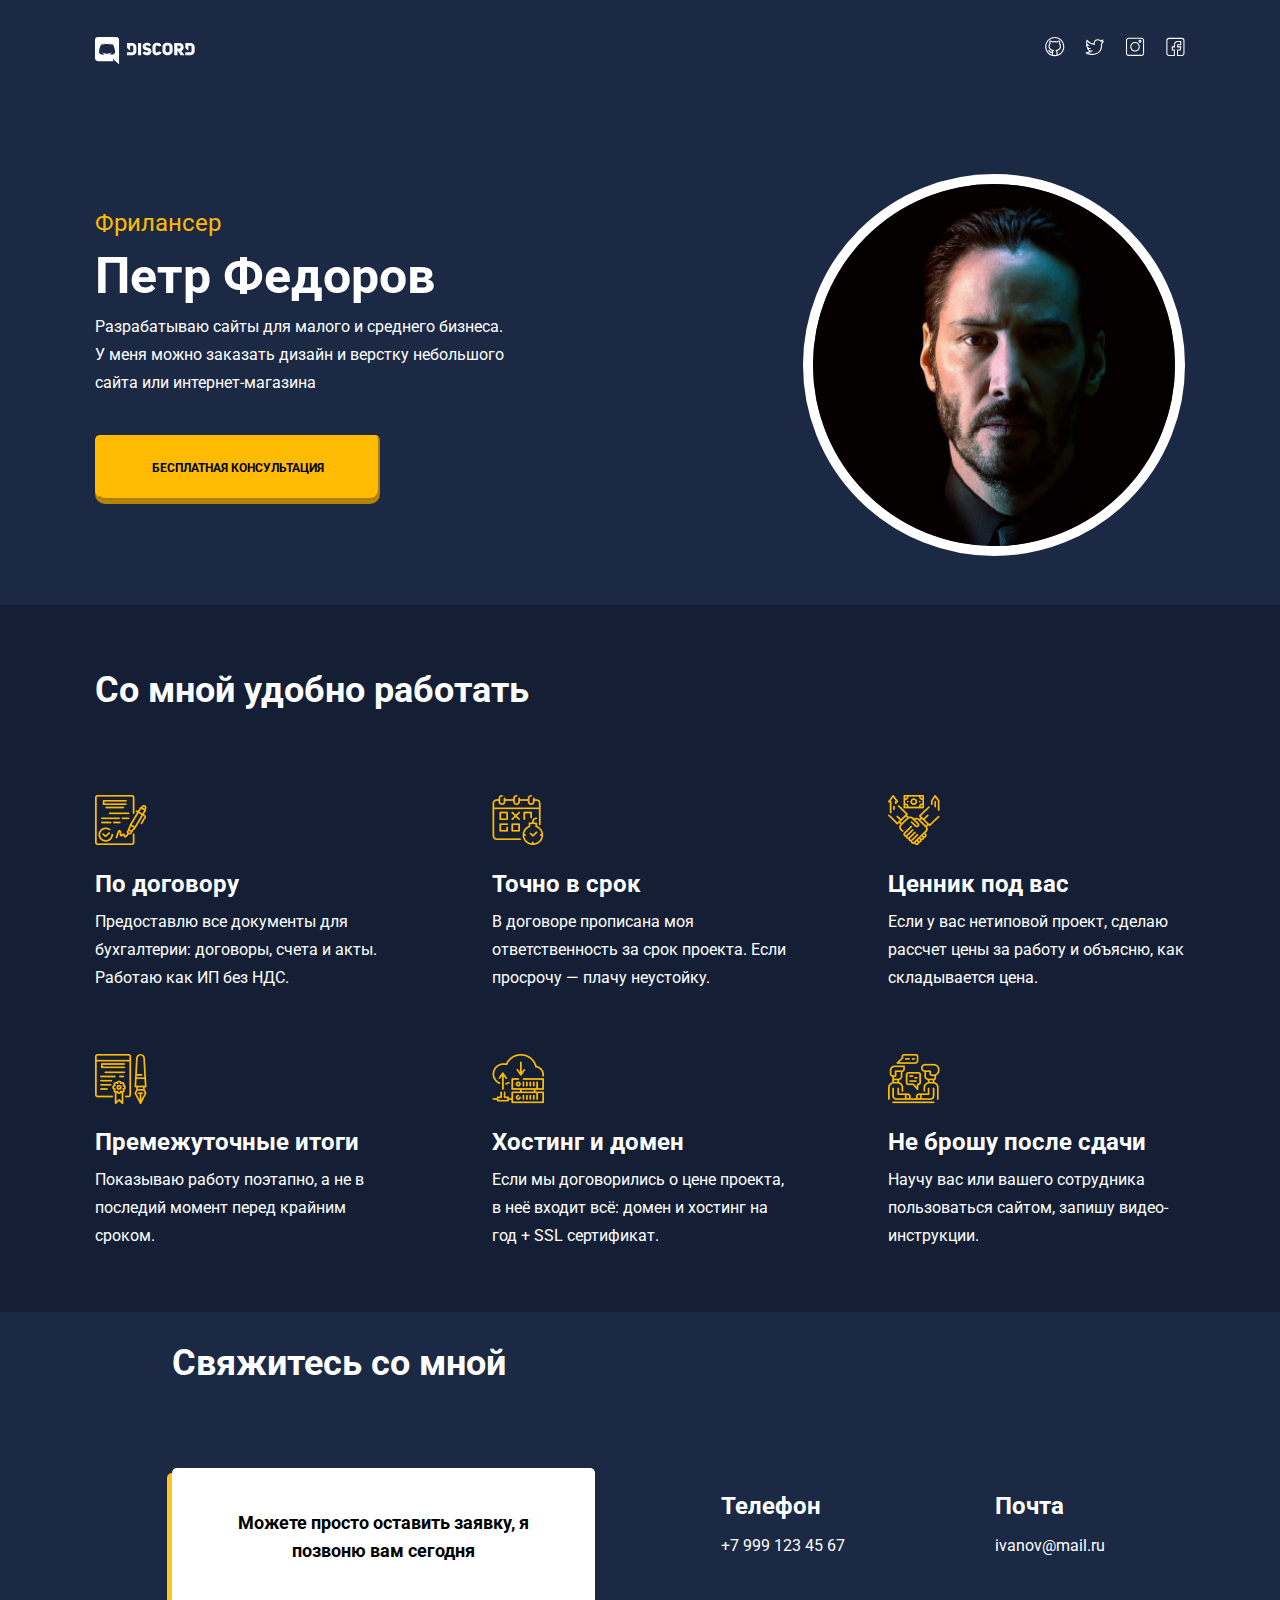
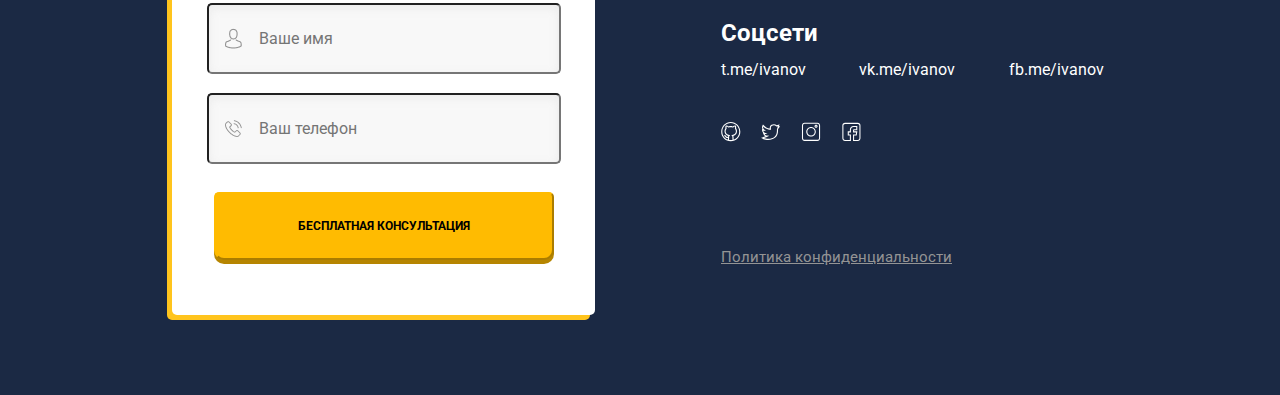
<file: index.html>
<!DOCTYPE html>
<html lang="en">
<head>
    <meta charset="UTF-8">
    <meta name="viewport" content="width=device-width, initial-scale=1.0">
    <title>Фрилансер</title>
    <link href="styles/normalize.css" rel="stylesheet">
    <link href="styles/style.css" rel="stylesheet">
</head>
<body>
<div class="page">
  <header class="header">
    <svg class="header__logo" width="100" height="28" viewBox="0 0 100 28" fill="none" xmlns="http://www.w3.org/2000/svg">
      <path fill-rule="evenodd" clip-rule="evenodd" d="M21.2186 0.00146484H2.81527C1.26368 0.00146484 0 1.27004 0 2.82766V21.3024C0 22.8605 1.26368 24.1286 2.81527 24.1286H18.3894L17.6617 21.6054L19.4195 23.2325L21.0811 24.7626L24.0478 27.3408V2.82766C24.0339 1.27004 22.7707 0.00146484 21.2186 0.00146484V0.00146484ZM15.9173 17.8556C15.9173 17.8556 15.4232 17.2626 15.0108 16.7526C16.8099 16.2425 17.4968 15.126 17.4968 15.126C16.9334 15.498 16.398 15.76 15.9173 15.939C15.2304 16.229 14.5714 16.408 13.9259 16.5321C12.6074 16.7801 11.399 16.7116 10.369 16.5181C9.58596 16.3665 8.91302 16.16 8.35016 15.9255C8.03436 15.8015 7.69068 15.6495 7.34749 15.4565C7.30615 15.429 7.26481 15.4155 7.22396 15.3875C7.19656 15.374 7.18262 15.36 7.16868 15.36C6.92162 15.2225 6.78414 15.126 6.78414 15.126C6.78414 15.126 7.44362 16.215 9.18796 16.7391C8.77555 17.2626 8.26749 17.8692 8.26749 17.8692C5.23255 17.7726 4.07895 15.7875 4.07895 15.7875C4.07895 11.3892 6.05641 7.81849 6.05641 7.81849C8.03388 6.34339 9.90176 6.38488 9.90176 6.38488L10.0392 6.55039C7.56715 7.25344 6.44095 8.34252 6.44095 8.34252C6.44095 8.34252 6.74329 8.17701 7.25135 7.95649C8.72076 7.30845 9.8883 7.14294 10.369 7.08793C10.4512 7.07394 10.5199 7.06043 10.6026 7.06043C11.4399 6.94993 12.3878 6.92243 13.3765 7.03293C14.6815 7.18444 16.0822 7.57047 17.5102 8.34252C17.5102 8.34252 16.4254 7.30845 14.0908 6.6054L14.283 6.38488C14.283 6.38488 16.1644 6.34339 18.1284 7.81849C18.1284 7.81849 20.1059 11.3897 20.1059 15.7875C20.1059 15.7735 18.9522 17.7591 15.9173 17.8556ZM36.6552 5.90235H32.0956V11.0447L35.131 13.7884V8.79755H36.7514C37.7814 8.79755 38.2895 9.29407 38.2895 10.0936V13.9124C38.2895 14.7119 37.8088 15.25 36.7514 15.25H32.0817V18.1587H36.6413C39.086 18.1727 41.3797 16.9456 41.3797 14.1329V10.0246C41.3932 7.15694 39.0999 5.90235 36.6552 5.90235ZM60.5516 14.1329V9.91413C60.5516 8.39753 63.2713 8.053 64.0951 9.5696L66.6085 8.54952C65.6193 6.37089 63.8202 5.73684 62.3234 5.73684C59.8787 5.73684 57.4619 7.15694 57.4619 9.91413V14.1329C57.4619 16.9181 59.8787 18.3107 62.2686 18.3107C63.8067 18.3107 65.6472 17.5521 66.6633 15.567L63.9716 14.3259C63.3121 16.022 60.5516 15.6085 60.5516 14.1329ZM52.2428 10.4932C51.2954 10.2866 50.6633 9.94211 50.6225 9.34908C50.6773 7.92899 52.861 7.87398 54.1381 9.23858L56.1569 7.68097C54.8937 6.13686 53.4652 5.72285 51.9958 5.72285C49.7573 5.72285 47.5871 6.99143 47.5871 9.39058C47.5871 11.7202 49.3728 12.9748 51.3363 13.2783C52.339 13.4163 53.4517 13.8159 53.4238 14.5054C53.3416 15.815 50.6499 15.746 49.4276 14.2574L47.4775 16.091C48.6171 17.5661 50.1692 18.3107 51.6247 18.3107C53.8636 18.3107 56.3492 17.0146 56.4453 14.6434C56.5828 11.6512 54.413 10.8932 52.2428 10.4932ZM43.0414 18.1452H46.1177V5.90235H43.0414V18.1452ZM94.9136 5.90235H90.354V11.0447L93.3889 13.7884V8.79755H95.0098C96.0398 8.79755 96.5479 9.29407 96.5479 10.0936V13.9124C96.5479 14.7119 96.0672 15.25 95.0098 15.25H90.3401V18.1587H94.9136C97.3578 18.1727 99.6516 16.9456 99.6516 14.1329V10.0246C99.6516 7.15694 97.3578 5.90235 94.9136 5.90235ZM72.5414 5.73684C70.0141 5.73684 67.5011 7.11544 67.5011 9.94211V14.1194C67.5011 16.9181 70.028 18.3242 72.5688 18.3242C75.0957 18.3242 77.6091 16.9181 77.6091 14.1194V9.94211C77.6091 7.12943 75.0683 5.73684 72.5414 5.73684ZM74.5189 14.1194C74.5189 15.0015 73.5302 15.4565 72.5549 15.4565C71.5661 15.4565 70.5774 15.0295 70.5774 14.1194V9.94211C70.5774 9.04557 71.5387 8.56304 72.5001 8.56304C73.5027 8.56304 74.5189 8.99056 74.5189 9.94211V14.1194ZM88.651 9.94211C88.5823 7.07442 86.6322 5.91586 84.1188 5.91586H79.2434V18.1587H82.361V14.2709H82.9104L85.7391 18.1587H89.5849L86.2611 13.9539C87.7305 13.4849 88.651 12.2028 88.651 9.94163V9.94211ZM84.1736 11.5962H82.361V8.79755H84.1736C86.1102 8.79755 86.1102 11.5962 84.1736 11.5962Z" fill="white"/>
    </svg>
    <nav class="social-icons">
      <ul class="social-icons__list">
        <li class="social-icons__item">
          <a class="social-icons__link" href="github.com" target="_blank">
            <img class="social-icons__icon" src="images/github.svg" alt="">
          </a>
        </li>
        <li class="social-icons__item">
          <a class="social-icons__link" href="twitter.com" target="_blank">
            <img class="social-icons__icon" src="images/twitter.svg" alt="">
          </a>
        </li>
        <li class="social-icons__item">
          <a class="social-icons__link" href="instagram.com" target="_blank">
            <img class="social-icons__icon" src="images/instagram.svg" alt="">
          </a>
        </li>
        <li class="social-icons__item">
          <a class="social-icons__link" href="facebook.com" target="_blank">
            <img class="social-icons__icon" src="images/facebook.svg" alt="">
          </a>
        </li>
      </ul>
    </nav>
  </header>
  <section class="hero">
    <div class="hero__info">
      <p class="hero__spec">Фрилансер</p>
      <h1 class="hero__person">Петр Федоров</h1>
      <p class="hero__text">Разрабатываю сайты для малого и среднего бизнеса. У меня можно заказать дизайн и верстку небольшого сайта или интернет-магазина</p>
      <button class="button" type="button">Бесплатная консультация</button>
    </div>
    <img class="hero__image" src="images/avatar.jpg" alt="ДИТЯ БЕЛАРУСИ">
  </section>
  <section class="features">
    <h2 class="section__title">Со мной удобно работать</h2>
    <div class="features__container">
      <div class="features__item">
        <img class="features__image" src="images/offer-img.png" alt="">
        <h3 class="features__title">По договору</h3>
        <p class="features__text">Предоставлю все документы для бухгалтерии: договоры, счета и акты. Работаю как ИП без НДС.</p>
      </div>
      <div class="features__item">
        <img class="features__image" src="images/deadline-img.png" alt="">
        <h3 class="features__title">Точно в срок</h3>
        <p class="features__text">В договоре прописана моя  ответственность за срок проекта. Если просрочу — плачу неустойку. </p>
      </div>
      <div class="features__item">
        <img class="features__image" src="images/agreement-img.png" alt="">
        <h3 class="features__title">Ценник под вас</h3>
        <p class="features__text">Если у вас нетиповой проект, сделаю рассчет цены за работу и объясню, как складывается цена.</p>
      </div>
      <div class="features__item">
        <img class="features__image" src="images/steps-img.png" alt="">
        <h3 class="features__title">Премежуточные итоги</h3>
        <p class="features__text">Показываю работу поэтапно, а не в последий момент перед крайним сроком. </p>
      </div>
      <div class="features__item">
        <img class="features__image" src="images/storage-img.png" alt="">
        <h3 class="features__title">Хостинг и домен </h3>
        <p class="features__text">Если мы договорились о цене проекта, в неё входит всё: домен и хостинг на год + SSL сертификат.</p>
      </div>
      <div class="features__item">
        <img class="features__image" src="images/conversation-img.png" alt="">
        <h3 class="features__title">Не брошу после сдачи</h3>
        <p class="features__text">Научу вас или вашего сотрудника пользоваться сайтом, запишу видео-инструкции.</p>
      </div>
    </div>
  </section>
  <footer class="contacts">
    <h2 class="section__title section__title_place_footer">Свяжитесь со мной</h2>
    <div class="contacts__container">
      <form class="contacts__form">
        <p class="contacts__text">Можете просто оставить заявку, я позвоню вам сегодня</p>
        <input class="contacts__input contacts__input_user" type="text" placeholder="Ваше имя">
        <input class="contacts__input contacts__input_phone" type="text" placeholder="Ваш телефон">
        <button class="button button_place_footer" type="button">Бесплатная консультация</button>
      </form>
      <div class="contacts__hub">
        <div class="contacts__group">
          <p class="contacts__title">Телефон</p>
          <p class="contacts__info">+7 999 123 45 67</p>
        </div>
        <div class="contacts__group">
          <p class="contacts__title">Почта</p>
          <p class="contacts__info">ivanov@mail.ru</p>
        </div>
        <div class="contacts__group">
          <p class="contacts__title">Соцсети</p>
          <a class="contacts__link" href="t.me/ivanov" target="_blank">t.me/ivanov</a>
          <a class="contacts__link" href="vk.me/ivanov" target="_blank">vk.me/ivanov</a>
          <a class="contacts__link" href="fb.me/ivanov" target="_blank">fb.me/ivanov</a>
        </div>
        <nav class="social-icons social-icons_place_footer">
          <ul class="social-icons__list social-icons__list_place_footer">
            <li class="social-icons__item">
              <a class="social-icons__link social-icons__link_place_footer" href="github.com" target="_blank">
                <img class="social-icons__icon" src="images/github.svg" alt="">
              </a>
            </li>
            <li class="social-icons__item">
              <a class="social-icons__link social-icons__link_place_footer" href="twitter.com" target="_blank">
                <img class="social-icons__icon" src="images/twitter.svg" alt="">
              </a>
            </li>
            <li class="social-icons__item">
              <a class="social-icons__link social-icons__link_place_footer" href="instagram.com" target="_blank">
                <img class="social-icons__icon" src="images/instagram.svg" alt="">
              </a>
            </li>
            <li class="social-icons__item">
              <a class="social-icons__link social-icons__link_place_footer" href="facebook.com" target="_blank">
                <img class="social-icons__icon" src="images/facebook.svg" alt="">
              </a>
            </li>
          </ul>
        </nav>
        <div class="contracts__confidential-container">
          <a class="contacts__confidential" href="#" target="_blank">Политика конфиденциальности</a>
        </div>
      </div>
    </div>
  </footer>
</div>
</body>
</html>
</file>
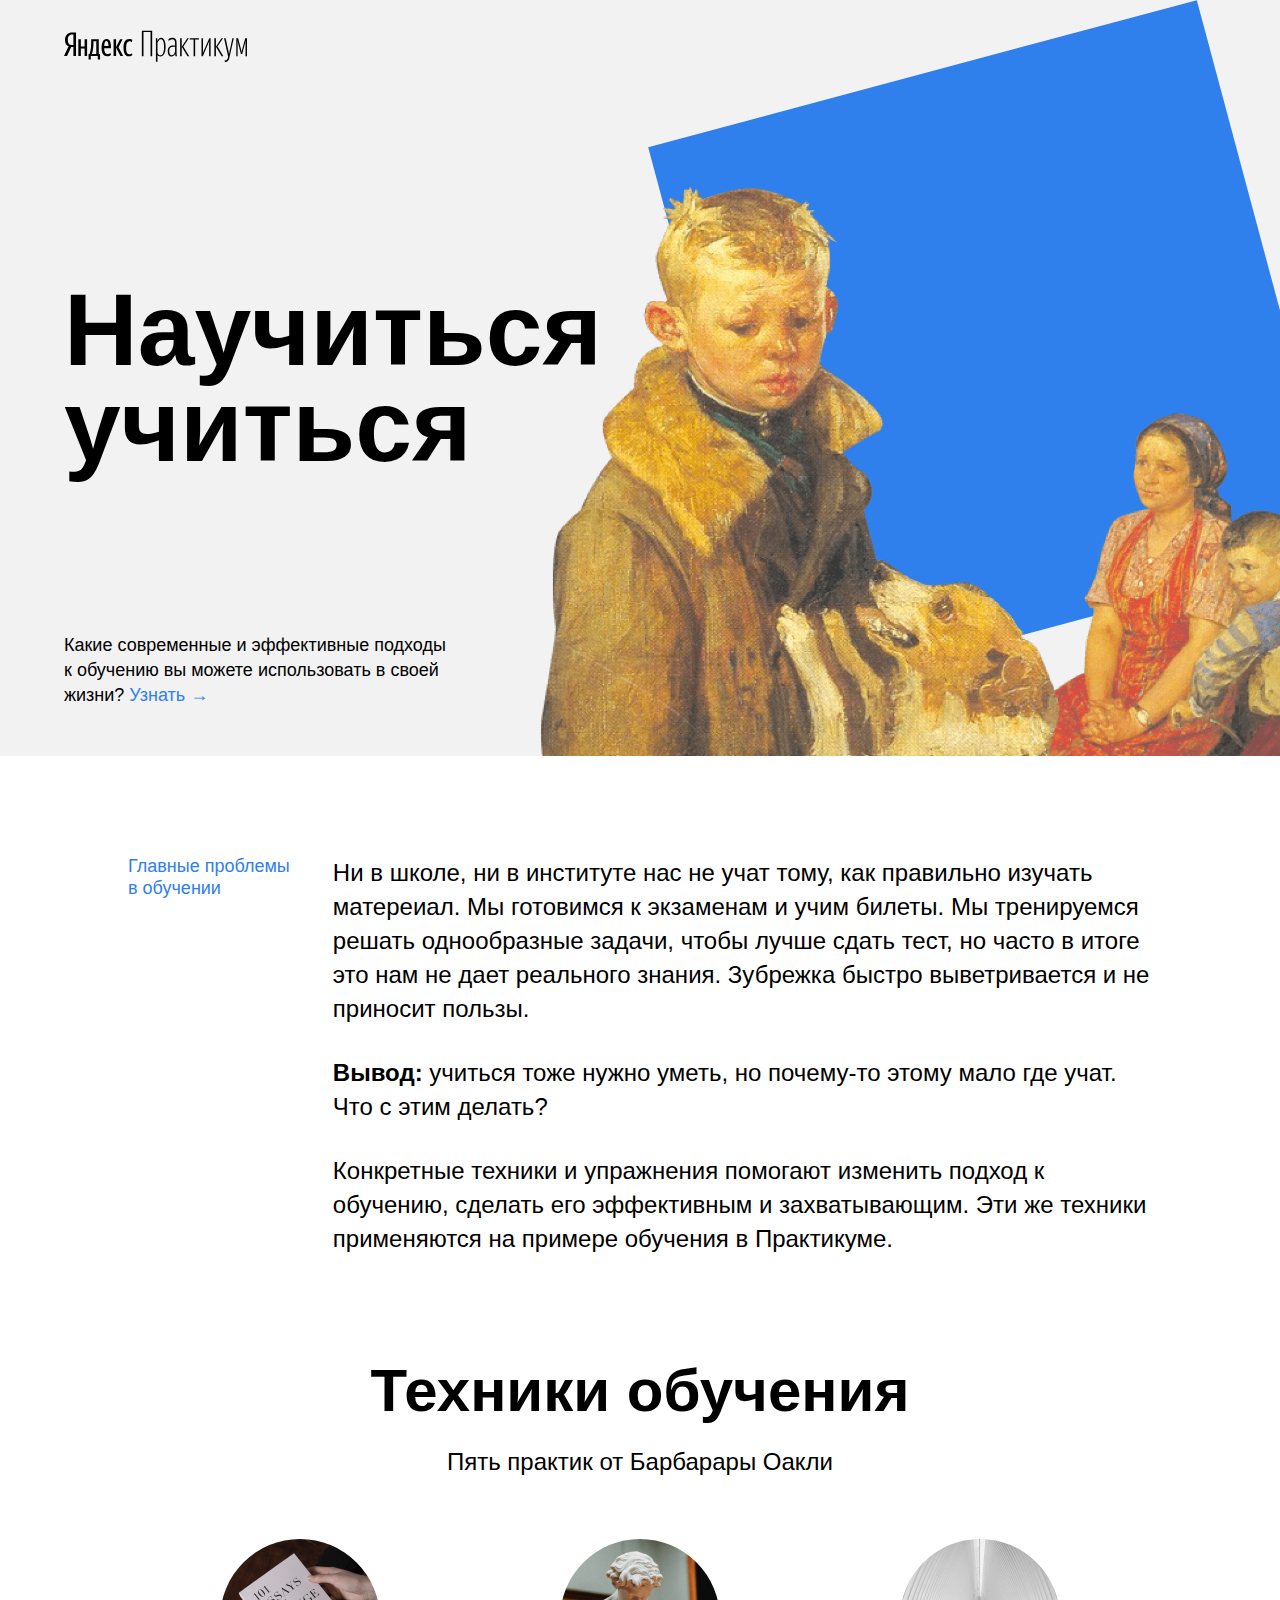
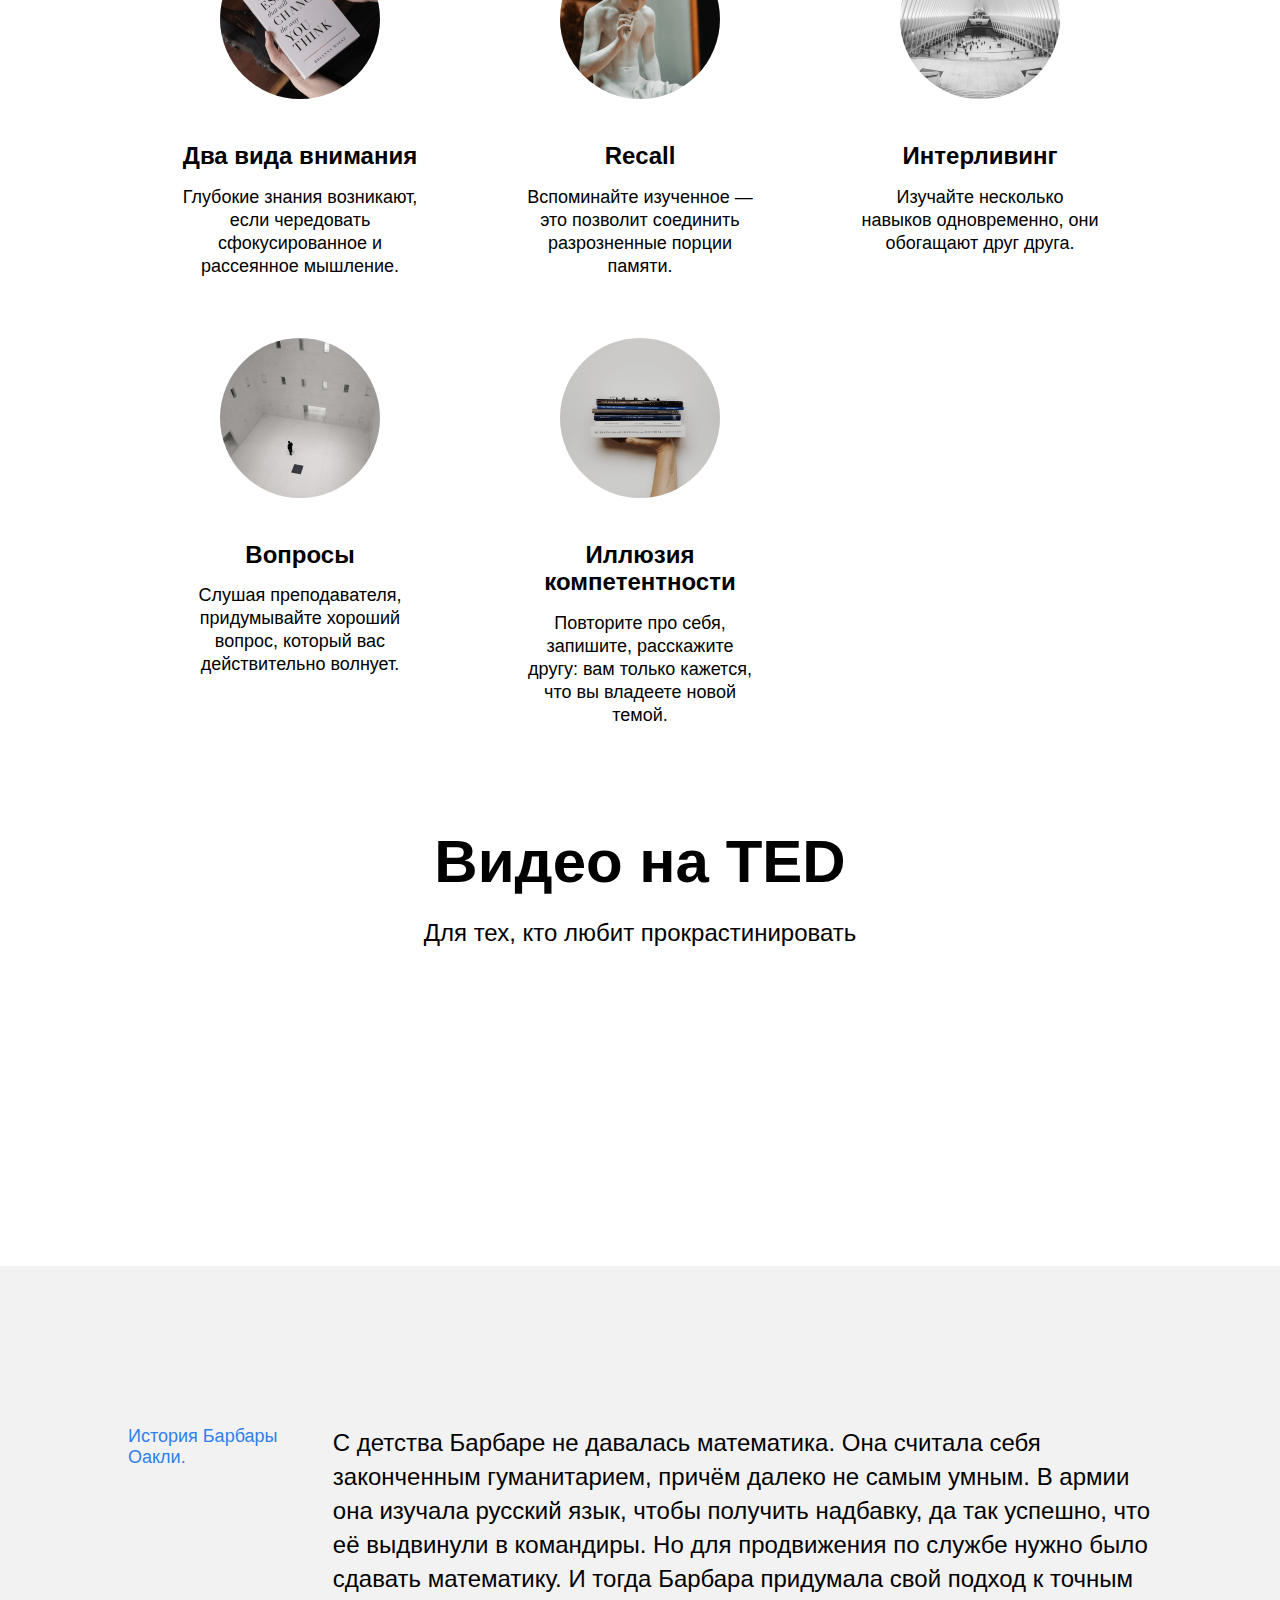
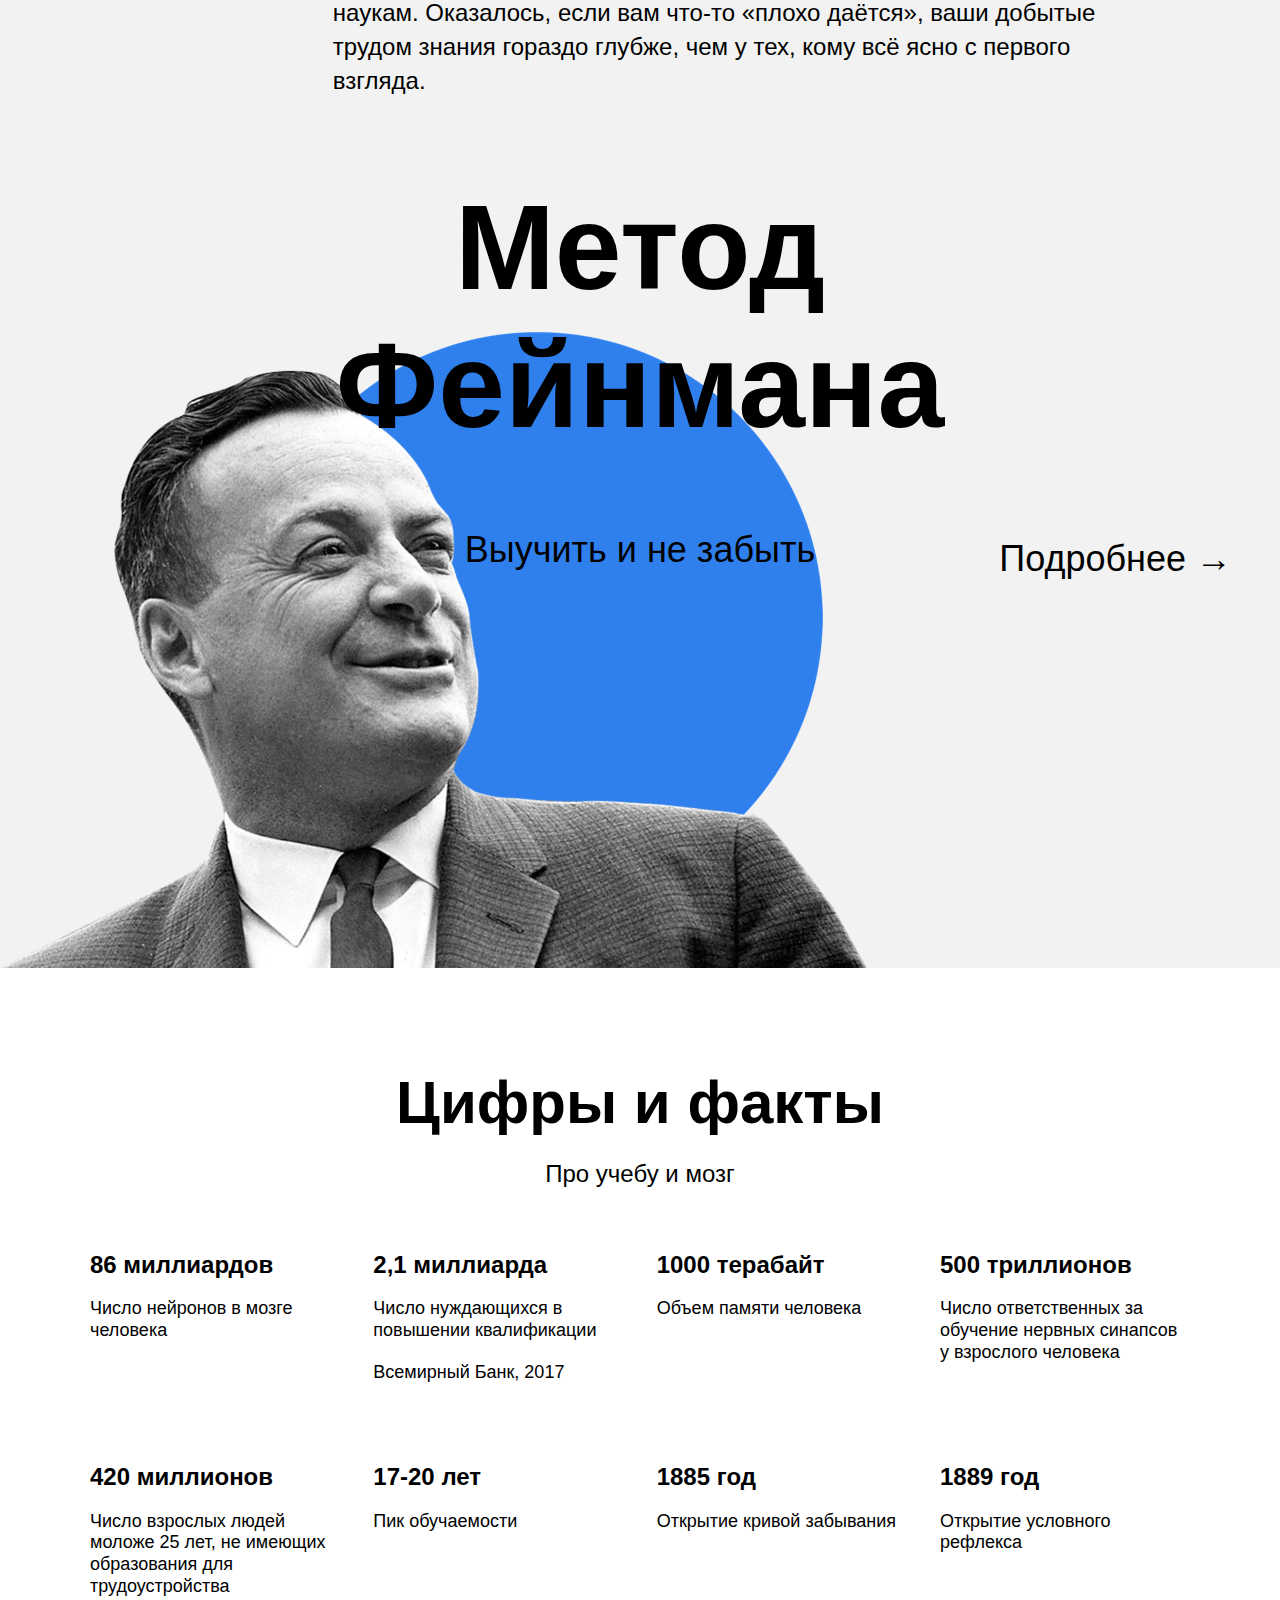
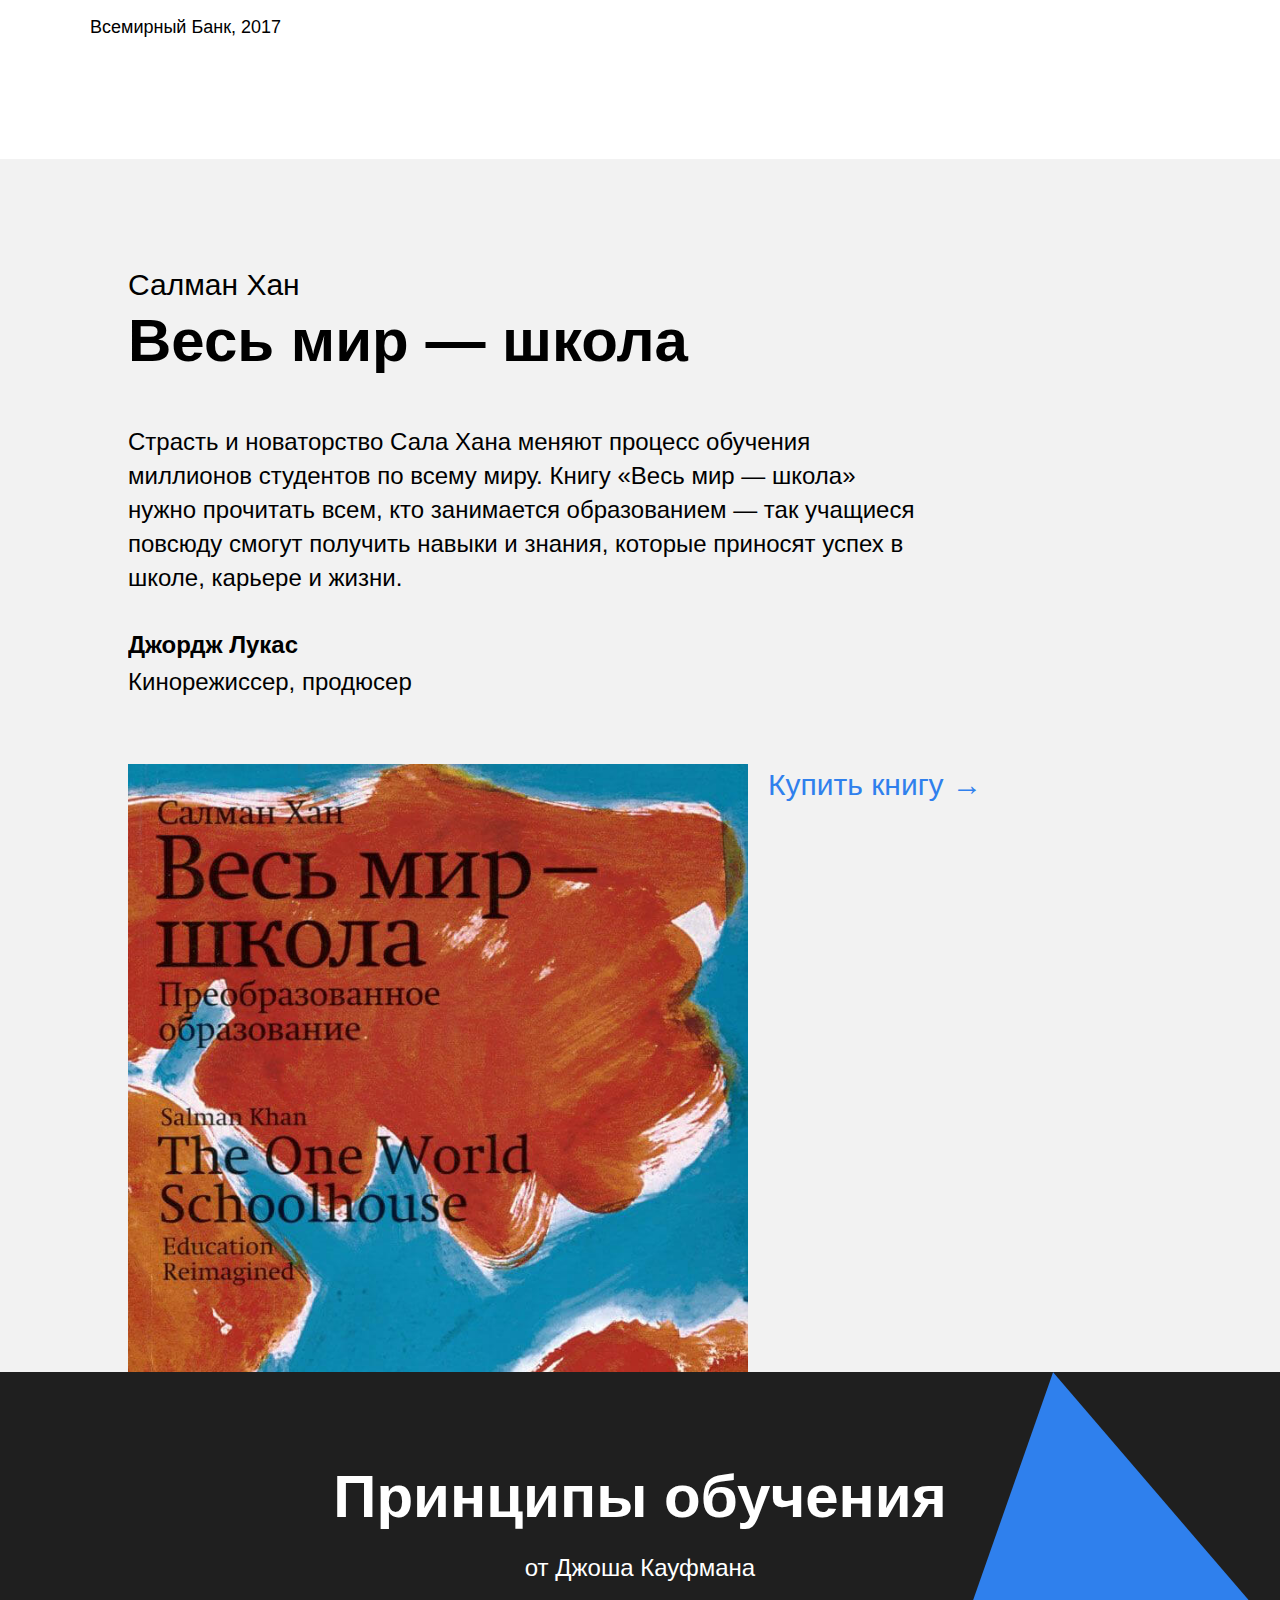
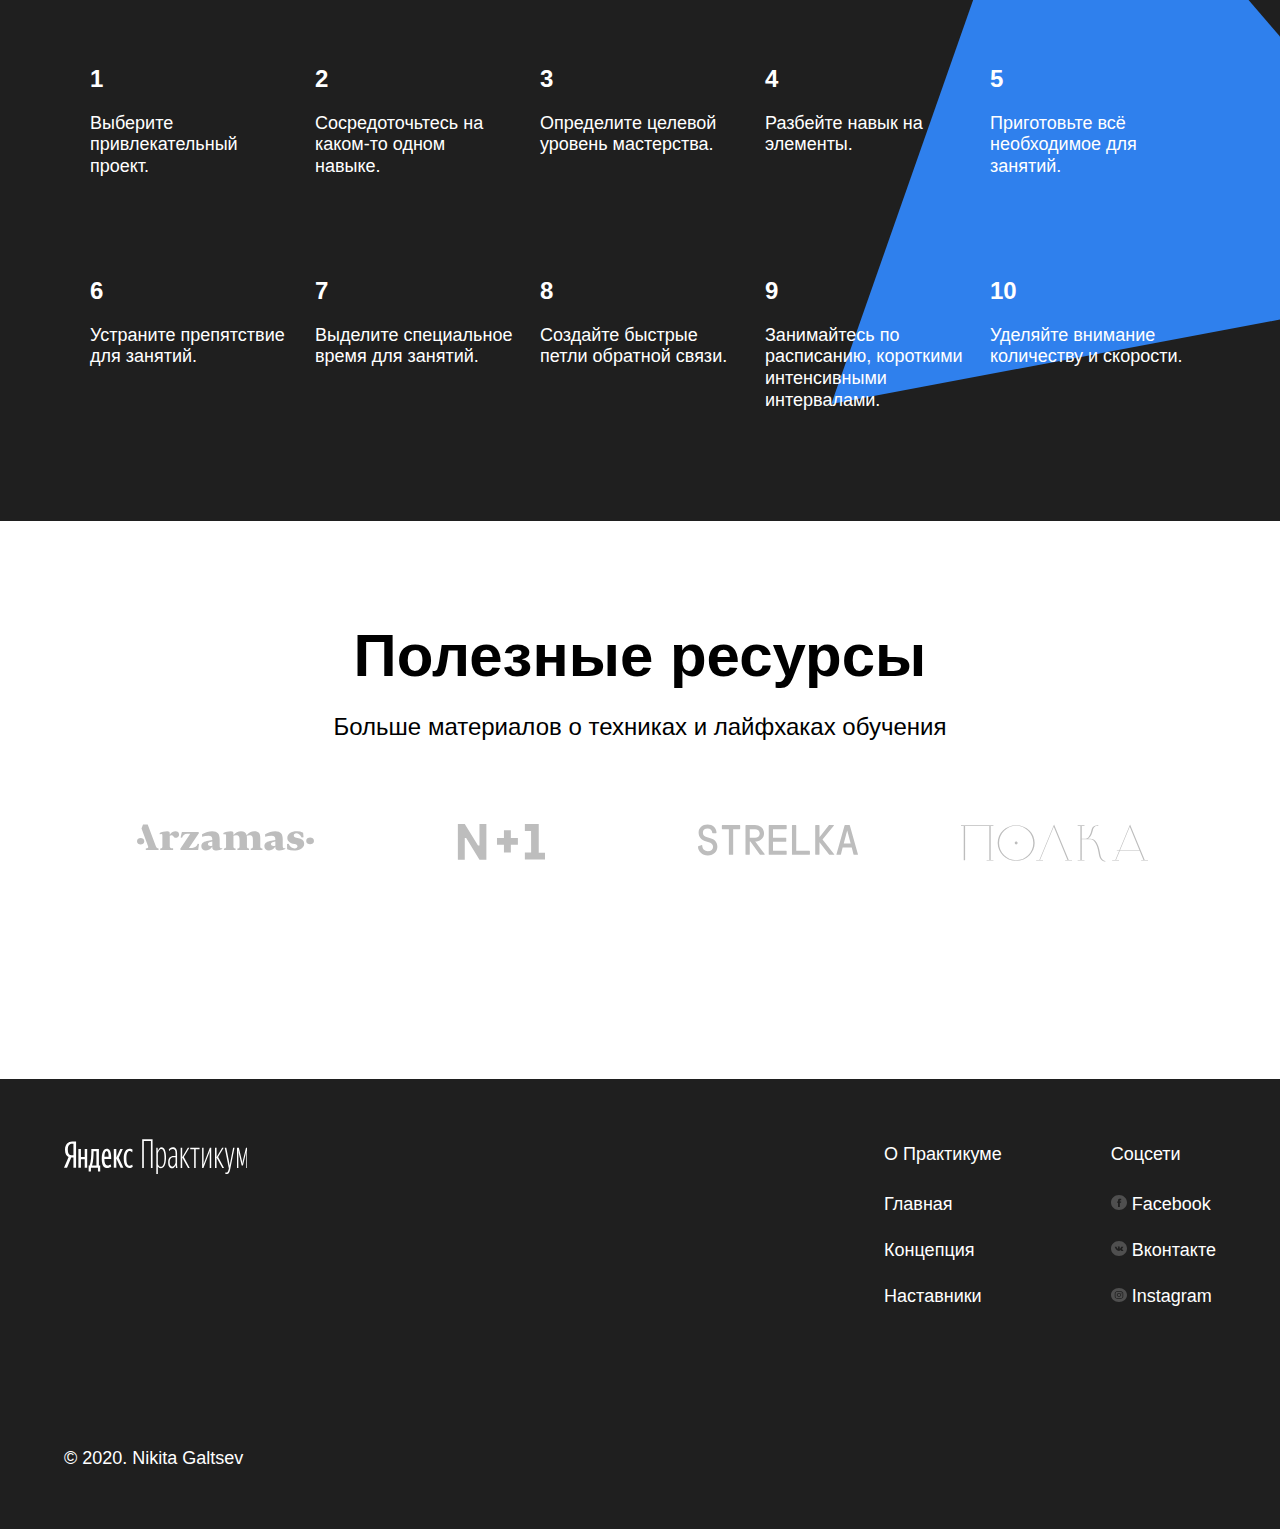
<file: learning-techniques/index.html>
<!DOCTYPE html>
<html lang="ru">
<head>
  <meta charset="UTF-8">
  <meta name="viewport" content="width=device-width, initial-scale=1.0">
  <title>Научиться учиться</title>
  <link href="styles/normalize.css" rel="stylesheet">
  <link href="styles/style.css" rel="stylesheet">
</head>

<body>
<div class="page">
  <header class="header">
    <div class="logo logo_place_header"></div>
    <h1 class="header__title">Научиться учиться</h1>
    <p class="header__subtitle">Какие современные и эффективные подходы к обучению вы можете использовать в своей жизни?
      <a class="header__link" href="#">Узнать &rarr;</a>
    </p>
     <img class="header__main-illustration" src="images/two_again.png" alt="Фёдор Решетников - Опять двойка">
    <div class="header__square-pic"></div>
  </header>

  <main class="content">
    <section class="description">
      <div class="two-columns">
        <h2 class="two-columns__brief">Главные проблемы в обучении</h2>
          <div class="two-columns__main-text">
            <p class="two-columns__paragraph">Ни в школе, ни в институте нас не учат тому, как правильно изучать матереиал. Мы готовимся к экзаменам и учим билеты. Мы тренируемся решать однообразные задачи, чтобы лучше сдать тест, но часто в итоге это нам не дает реального знания. Зубрежка быстро выветривается и не приносит пользы.</p>
            <p class="two-columns__paragraph">
              <span class="two-columns__span-accent">Вывод:</span> учиться тоже нужно уметь, но почему-то этому мало где учат. Что с этим делать?
            </p>
            <p class="two-columns__paragraph">
              Конкретные техники и упражнения помогают изменить подход к обучению, сделать его эффективным и захватывающим. Эти же техники применяются на примере обучения в Практикуме.
            </p>
          </div>
        </div>
    </section>

    <section class="technics">
      <h2 class="section-title">Техники обучения</h2>
      <p class="section-subtitle">Пять практик от Барбарары Оакли</p>
      <div class="cards">
        <div class="cards__item">
          <img class="cards__image" src="images/attention.png" alt="Книга, Брианна Вист - '101 Essays That Will Change The Way You Think'">
          <p class="cards__title">Два вида внимания</p>
          <p class="cards__description">Глубокие знания возникают, если чередовать сфокусированное и рассеянное мышление.</p>
        </div>
        <div class="cards__item">
          <img class="cards__image" src="images/recall.png" alt="Статуя">
          <p class="cards__title">Recall</p>
          <p class="cards__description">Вспоминайте изученное — это позволит соединить разрозненные порции памяти.</p>
        </div>
        <div class="cards__item">
          <img class="cards__image" src="images/interliving.png" alt="Музей">
          <p class="cards__title">Интерливинг</p>
          <p class="cards__description">Изучайте несколько навыков одновременно, они обогащают друг друга.</p>
        </div>
        <div class="cards__item">
          <img class="cards__image" src="images/question.png" alt="Один в поле не воин, или всё же воин?">
          <p class="cards__title">Вопросы</p>
          <p class="cards__description">Слушая преподавателя, придумывайте хороший вопрос, который вас действительно волнует.</p>
        </div>
        <div class="cards__item">
          <img class="cards__image" src="images/competence.png" alt="Ну и вот какой тут альт придумать? :)">
          <p class="cards__title">Иллюзия компетентности</p>
          <p class="cards__description">Повторите про себя, запишите, расскажите другу: вам только кажется, что вы владеете новой темой.</p>
        </div>
      </div>
    </section>

    <section class="video">
      <h2 class="section-title"> Видео на TED</h2>
      <p class="section-subtitle">Для тех, кто любит прокрастинировать</p>
      <div class="video__iframes">
        <iframe class="video__iframe" src="https://www.youtube.com/embed/5MgBikgcWnY" allow="accelerometer; autoplay; encrypted-media; gyroscope; picture-in-picture" allowfullscreen></iframe>
        <iframe class="video__iframe" src="https://www.youtube.com/embed/arj7oStGLkU" allow="accelerometer; autoplay; encrypted-media; gyroscope; picture-in-picture" allowfullscreen></iframe>
      </div>
    </section>

    <section class="oakley">
      <div class="two-columns">
        <h2 class="two-columns__brief">История Барбары Оакли.</h2>
        <p class="two-columns__main-text">С детства Барбаре не давалась математика. Она считала себя законченным гуманитарием, причём далеко не самым умным. В армии она изучала русский язык, чтобы получить надбавку, да так успешно, что её выдвинули в командиры. Но для продвижения по службе нужно было сдавать математику. И тогда Барбара придумала свой подход к точным наукам. Оказалось, если вам что-то «плохо даётся», ваши добытые трудом знания гораздо глубже, чем у тех, кому всё ясно с первого взгляда.</p>
      </div>
    </section>

    <section class="feinman">
      <h2 class="feinman__title">Метод Фейнмана</h2>
      <p class="feinman__subtitle">Выучить и не забыть</p>
      <a class="feinman__link" href="https://medium.com/bazanov-org/%D0%BC%D0%B5%D1%82%D0%BE%D0%B4-%D0%BE%D0%B1%D1%83%D1%87%D0%B5%D0%BD%D0%B8%D1%8F-%D1%84%D0%B5%D0%B9%D0%BD%D0%BC%D0%B0%D0%BD%D0%B0-6abe6915ef8a" target="_blank">Подробнее &rarr;</a>
    </section>

    <section class="digits">
      <h2 class="section-title">Цифры и факты</h2>
      <p class="section-subtitle">Про учебу и мозг</p>
      <div class="table">
        <div class="table__cell">
          <p class="table__heading">86 миллиардов</p>
          <p class="table__text"> Число нейронов в мозге человека</p>
        </div>
        <div class="table__cell">
          <p class="table__heading">2,1 миллиарда</p>
          <p class="table__text">Число нуждающихся в повышении квалификации</p>
          <p class="table__text">Всемирный Банк, 2017</p>
        </div>
        <div class="table__cell">
          <p class="table__heading">1000 терабайт</p>
          <p class="table__text">Объем памяти человека</p>
        </div>
        <div class="table__cell">
          <p class="table__heading">500 триллионов</p>
          <p class="table__text">Число ответственных за обучение нервных синапсов у взрослого человека</p>
        </div>
        <div class="table__cell">
          <p class="table__heading">420 миллионов</p>
          <p class="table__text">Число взрослых людей моложе 25 лет, не имеющих образования для трудоустройства</p>
          <p class="table__text">Всемирный Банк, 2017</p>
        </div>
        <div class="table__cell">
          <p class="table__heading">17-20 лет</p>
          <p class="table__text">Пик обучаемости</p>
        </div>
        <div class="table__cell">
          <p class="table__heading">1885 год</p>
          <p class="table__text">Открытие кривой забывания</p>
        </div>
        <div class="table__cell">
          <p class="table__heading">1889 год</p>
          <p class="table__text">Открытие условного рефлекса</p>
        </div>
      </div>
    </section>

    <section class="khan">
      <div class="khan__container">
        <h2 class="khan__author">Салман Хан</h2>
        <p class="khan__title">Весь мир — школа</p>
        <blockquote class="khan__quote">
          Страсть и новаторство Сала Хана меняют процесс обучения миллионов студентов по всему миру. Книгу «Весь мир — школа» нужно прочитать всем, кто занимается образованием — так учащиеся повсюду смогут получить навыки и знания, которые приносят успех в школе, карьере и жизни.</blockquote>
        <p class="khan__quote-author">Джордж Лукас</p>
        <p class="khan__quote-author-subline">Кинорежиссер, продюсер</p>
        <div class="khan__book-container">
          <img class="khan__book-pic" src="images/book.jpg" alt="Салман Хан - 'Весь мир - школа'">
          <a class="khan__buy-link" href="https://www.ozon.ru/context/detail/id/31700837/" target="_blank">Купить книгу &rarr;</a>
        </div>
      </div>
    </section>

    <section class="kaufman">
      <h2 class="section-title section-title_theme_dark">Принципы обучения</h2>
      <p class="section-subtitle section-subtitle_theme_dark">от Джоша Кауфмана</p>
      <div class="table table_theme_dark">
        <div class="table__cell table__cell_theme_dark">
          <p class="table__heading table__heading_theme_dark">
            1
          </p>
          <p class="table__text table__text_theme_dark">
            Выберите привлекательный проект.
          </p>
        </div>
        <div class="table__cell table__cell_theme_dark">
          <p class="table__heading table__heading_theme_dark">
            2
          </p>
          <p class="table__text table__text_theme_dark">
            Сосредоточьтесь на каком-то одном навыке.
          </p>
        </div>
        <div class="table__cell table__cell_theme_dark">
          <p class="table__heading table__heading_theme_dark">
            3
          </p>
          <p class="table__text table__text_theme_dark">
             Определите целевой уровень мастерства.
          </p>
        </div>
        <div class="table__cell table__cell_theme_dark">
          <p class="table__heading table__heading_theme_dark">
            4
          </p>
          <p class="table__text table__text_theme_dark">
            Разбейте навык на элементы.
          </p>
        </div>
        <div class="table__cell table__cell_theme_dark">
          <p class="table__heading table__heading_theme_dark">
            5
          </p>
          <p class="table__text table__text_theme_dark">
            Приготовьте всё необходимое для занятий.
          </p>
        </div>
        <div class="table__cell table__cell_theme_dark">
          <p class="table__heading table__heading_theme_dark">
            6
          </p>
          <p class="table__text table__text_theme_dark">
            Устраните препятствие для занятий.
          </p>
        </div>
        <div class="table__cell table__cell_theme_dark">
          <p class="table__heading table__heading_theme_dark">
            7
          </p>
        <p class="table__text table__text_theme_dark">
          Выделите специальное время для занятий.
        </p>
        </div>
          <div class="table__cell table__cell_theme_dark">
            <p class="table__heading table__heading_theme_dark">
              8
            </p>
          <p class="table__text table__text_theme_dark">
            Создайте быстрые петли обратной связи.
          </p>
        </div>
        <div class="table__cell table__cell_theme_dark">
          <p class="table__heading table__heading_theme_dark">
            9
          </p>
          <p class="table__text table__text_theme_dark">
            Занимайтесь по расписанию, короткими интенсивными интервалами.
          </p>
        </div>
        <div class="table__cell table__cell_theme_dark">
          <p class="table__heading table__heading_theme_dark">
            10
          </p>
          <p class="table__text table__text_theme_dark">
            Уделяйте внимание количеству и скорости.
          </p>
        </div>
      </div>
      <div class="kaufman__triangle"></div>
    </section>

    <section class="resources">
      <h2 class="section-title">Полезные ресурсы</h2>
      <p class="section-subtitle">Больше материалов о техниках и лайфхаках обучения</p>
      <div class="resources__logo-zone">
        <a class="resources__logo" href="https://arzamas.academy/" target="_blank">
          <img class="resources__logo-img" src="images/arzamas.svg" alt="Арзамас">
        </a>
        <a class="resources__logo" href="https://nplus1.ru/" target="_blank">
          <img class="resources__logo-img" src="images/n1.svg" alt="Научное издание Н+1">
        </a>
        <a class="resources__logo" href="https://strelka.com/ru" target="_blank">
          <img class="resources__logo-img" src="images/strelka.svg" alt="Институт Стрелка">
        </a>
        <a class="resources__logo" href="https://polka.academy/" target="_blank">
          <img class="resources__logo-img" src="images/polka.svg" alt="Академия Полка">
        </a>
        </div>
    </section>
  </main>

  <footer class="footer">
    <div class="footer__columns">
      <div class="footer__column footer__column_content_copyright">
        <div class="logo logo_place_footer"></div>
        <p class="footer__author">© 2020. Nikita Galtsev</p>
      </div>

      <nav class="footer__column footer__column_content_info">
        <p class="footer__column-heading">О Практикуме</p>
          <ul class="footer__column-links">
            <li class="footer__column-item">
              <a class="footer__column-link" href="https://praktikum.yandex.ru" target="_blank">Главная</a>
            </li>
            <li class="footer__column-item">
              <a class="footer__column-link" href="https://yandex.ru/support/praktikum/theory.html" target="_blank">Концепция</a>
            </li>
            <li class="footer__column-item">
              <a class="footer__column-link" href="https://yandex.ru/support/praktikum/mentors.html" target="_blank">Наставники</a>
            </li>
          </ul>
      </nav>

      <div class="footer__column footer__column_content_social">
        <p class="footer__column-heading">Соцсети</p>
          <ul class="footer__column-links">
            <li class="footer__column-item">
              <a class="footer__column-link footer__column_social-icon_fb" href="https://uk-ua.facebook.com/" target="_blank"> Facebook</a>
            </li>
            <li class="footer__column-item">
              <a class="footer__column-link footer__column_social-icon_vk" href="https://vk.com/foxxist" target="_blank"> Вконтакте</a>
            </li>
            <li class="footer__column-item">
              <a class="footer__column-link footer__column_social-icon_inst" href="https://www.instagram.com" target="_blank"> Instagram</a>
            </li>
          </ul>
      </div>
    </div>
  </footer>
</div>
</body>
</html>

<!--
  Принято!
-->

<!--
  Супер, вы исправили все комментарии и внесли правки по рекомендациях.
  Остался один момент в блоке resources, поправьте его и я приму работу.
-->

<!--
  Отличная работа,
  верстка проходит валидацию и соответствует брифу,
  стили и изображения в отдельных папках,
  ипользованы семантические теги,
  интерактивные элементы имеют эффекты при наведении,
  отличные понятные описания у alt.

  Надо исправить:

  1) Комментарии в разметке -- done

  2) У kaufman__triangle обрезан уголок http://joxi.ru/8AneG4aT7oBG92 -- исправил

  3) Пространство под khan__buy-link также кликабельное, нужно поправить чтобы активной была только ссылка с текстом -- исправил

  4) Координаты для абсолютно спозиционированных элементов должны быть заданы не менее, чем по двум осям (kaufman__triangle) -- исправил


  Чтобы получить зачет, необходимо исправить все комментарии из списка "Надо исправить" (и желательно поправить рекомендации
  в футере).

  Можно лучше:

  1) Подзаголовки лучше размечать с помощью тега p
  (https://www.w3.org/TR/html52/common-idioms-without-dedicated-elements.html#subheadings-subtitles-alternative-titles-and-taglines) -- исправил

  2) Изображение в блоке feinman лучше вставить фоном у всей секции, а не использовать пустой div. -- исправил

  3) Не очень хорошей практикой является разделение папок с изображениями по номеру спринта.
     Объедините все изображения в одной папке images -- исправил

  4) Обе анимации немного дергаются в конце вращения, было бы хорошо добавить плавности -- исправил


  Пожалуйста, не удаляйте комментарии до окончания проверки.
-->
</file>
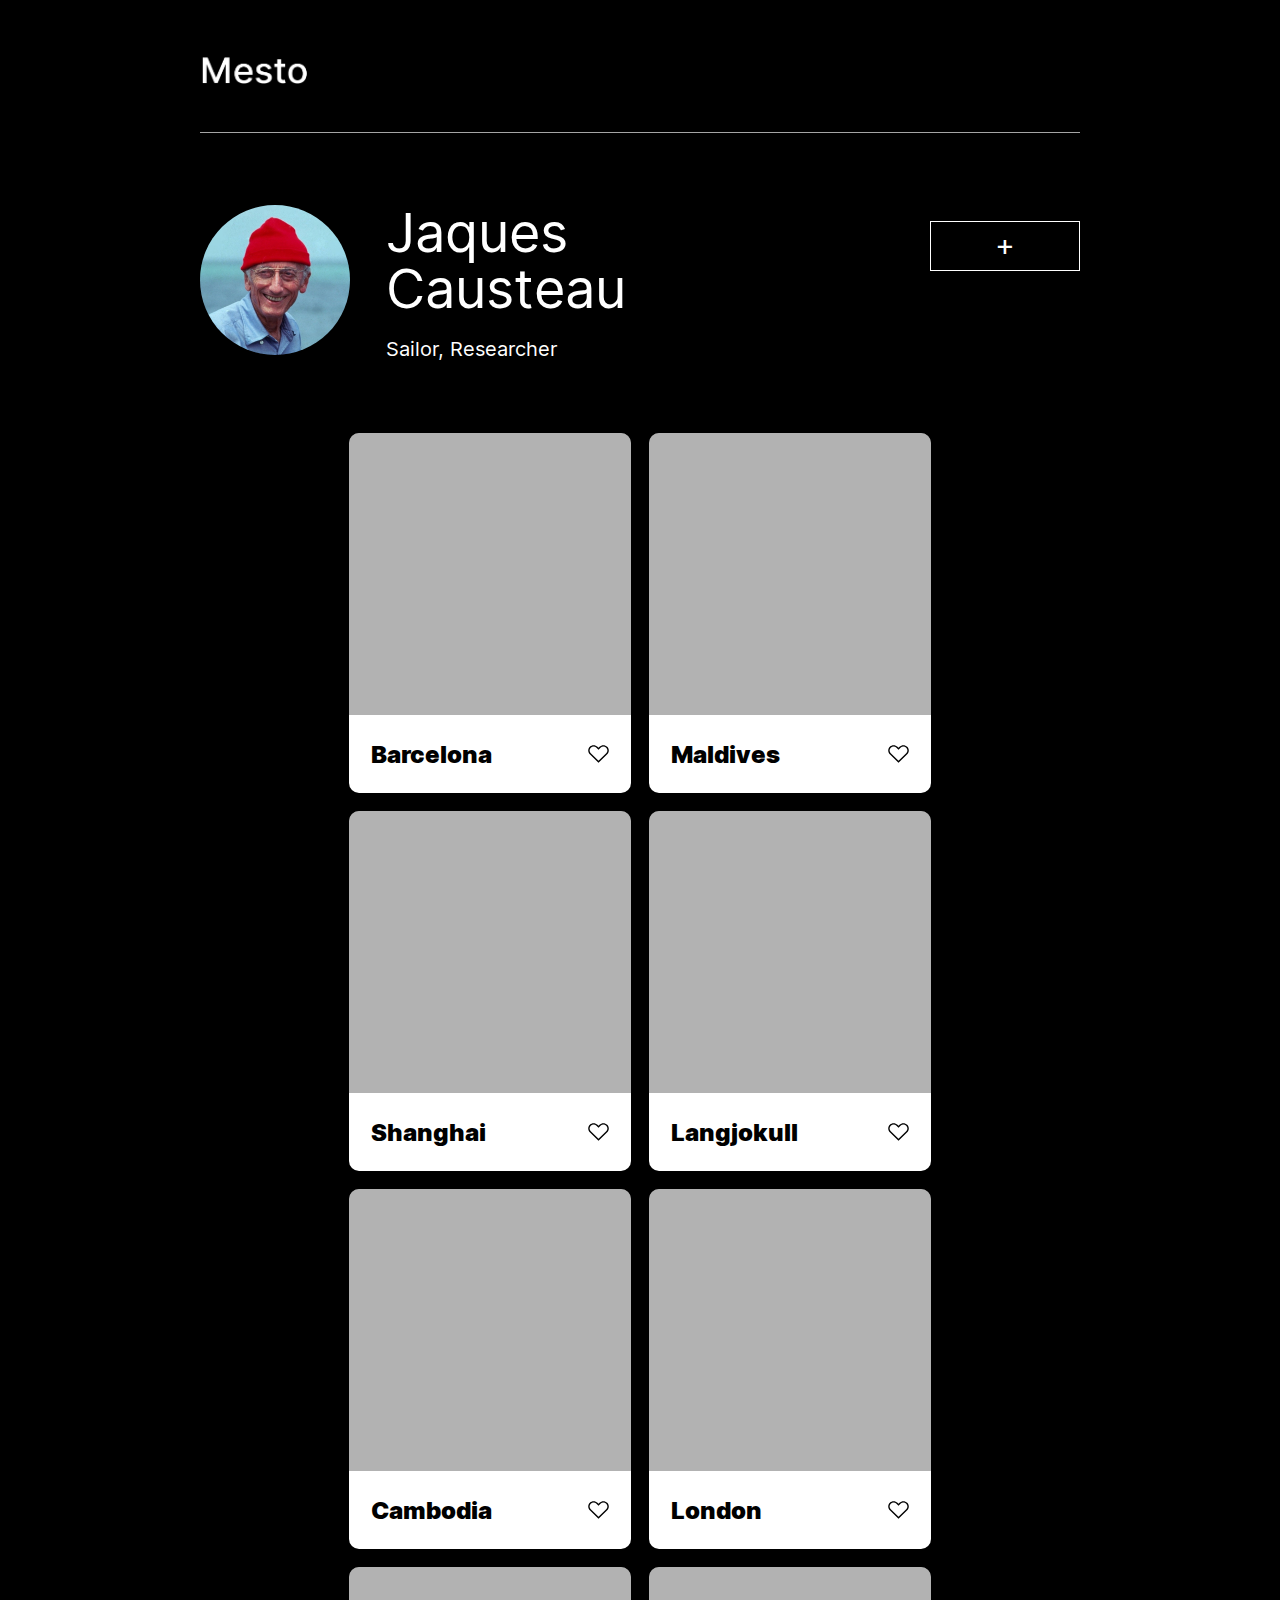
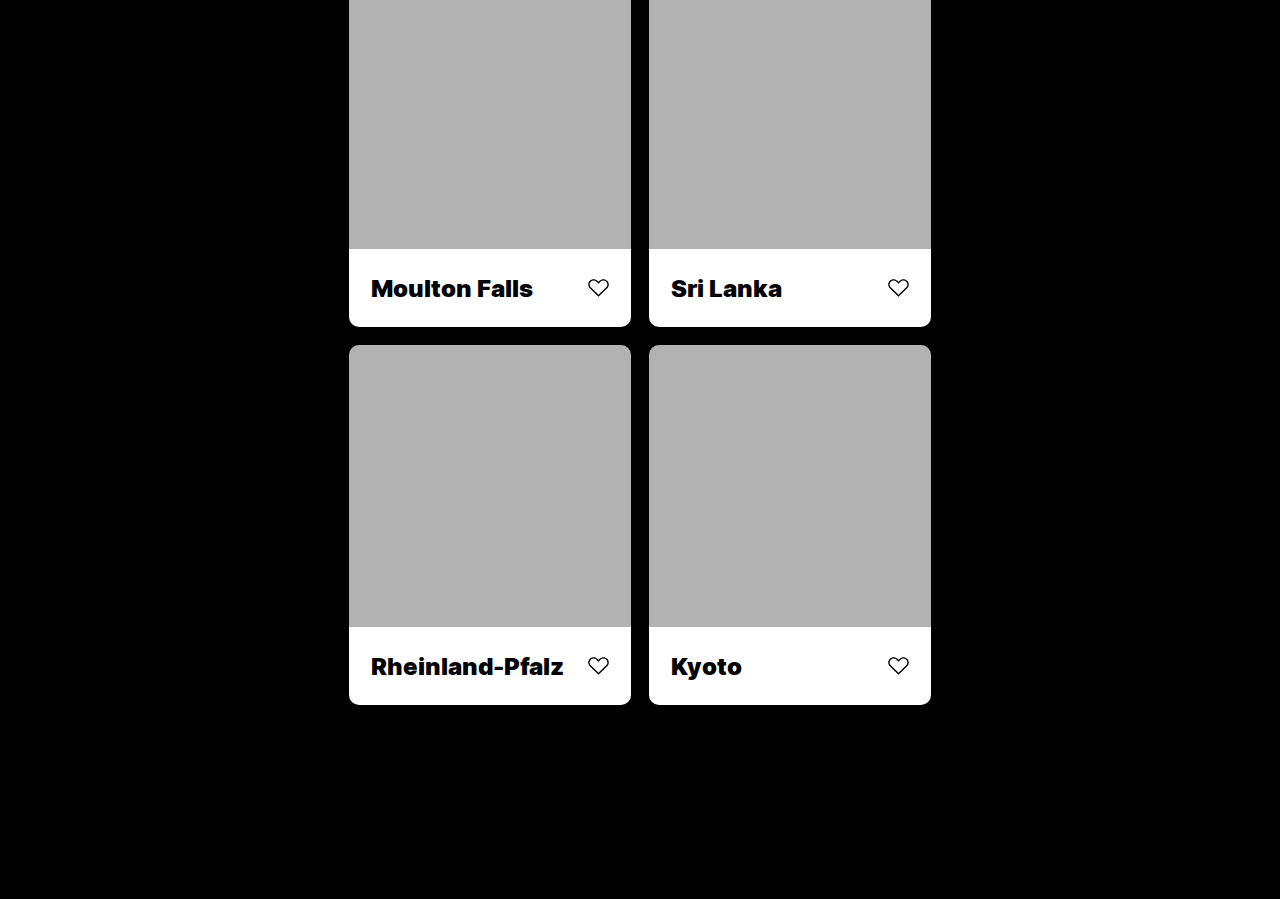
<file: mesto/index.html>
<!DOCTYPE html>
<html lang="ru">
<head>
  <meta charset="UTF-8">
  <meta name="viewport" content="width=device-width, initial-scale=1.0">
  <meta http-equiv="X-UA-Compatible" content="ie=edge">
  <title>Mesto</title>
  <link rel="stylesheet" href="./pages/index.css">
</head>
<body>
  <div class="root">
    <header class="header root__section">
      <img src="./images/logo.png" alt="mesto logo" class="logo">
    </header>
    <div class="profile root__section">
      <div class="user-info">
        <div class="user-info__photo"></div>
        <div class="user-info__data">
          <h1 class="user-info__name">Jaques Causteau</h1>
          <p class="user-info__job">Sailor, Researcher</p>
        </div>
        <button class="button user-info__button">+</button>
      </div>
    </div>
    <div class="places-list root__section">

      <!-- Пример вёрстки карточки: -->

      <!-- <div class="place-card">
        <div class="place-card__image" style="background-image: url(https://pictures.s3.yandex.net/frontend-developer/cards-compressed/kamchatka.jpg)">
          <button class="place-card__delete-icon"></button>
        </div>
        <div class="place-card__description">
          <h3 class="place-card__name">Камчатка</h3>
          <button class="place-card__like-icon"></button>
        </div>
      </div> -->

      <!-- конец примера. -->

    </div>
    <div class="popup">
      <div class="popup__content">
        <img src="./images/close.svg" alt="" class="popup__close">
        <h3 class="popup__title">Новое место</h3>
        <form class="popup__form" name="new">
            <input type="text" name="name" class="popup__input popup__input_type_name" placeholder="Название">
            <input type="text" name="link" class="popup__input popup__input_type_link-url" placeholder="Ссылка на картинку">
            <button type class="button popup__button">+</button>
        </form>
      </div>
    </div>
  </div>
</body>

<script src="script.js"></script>
</html>
</file>
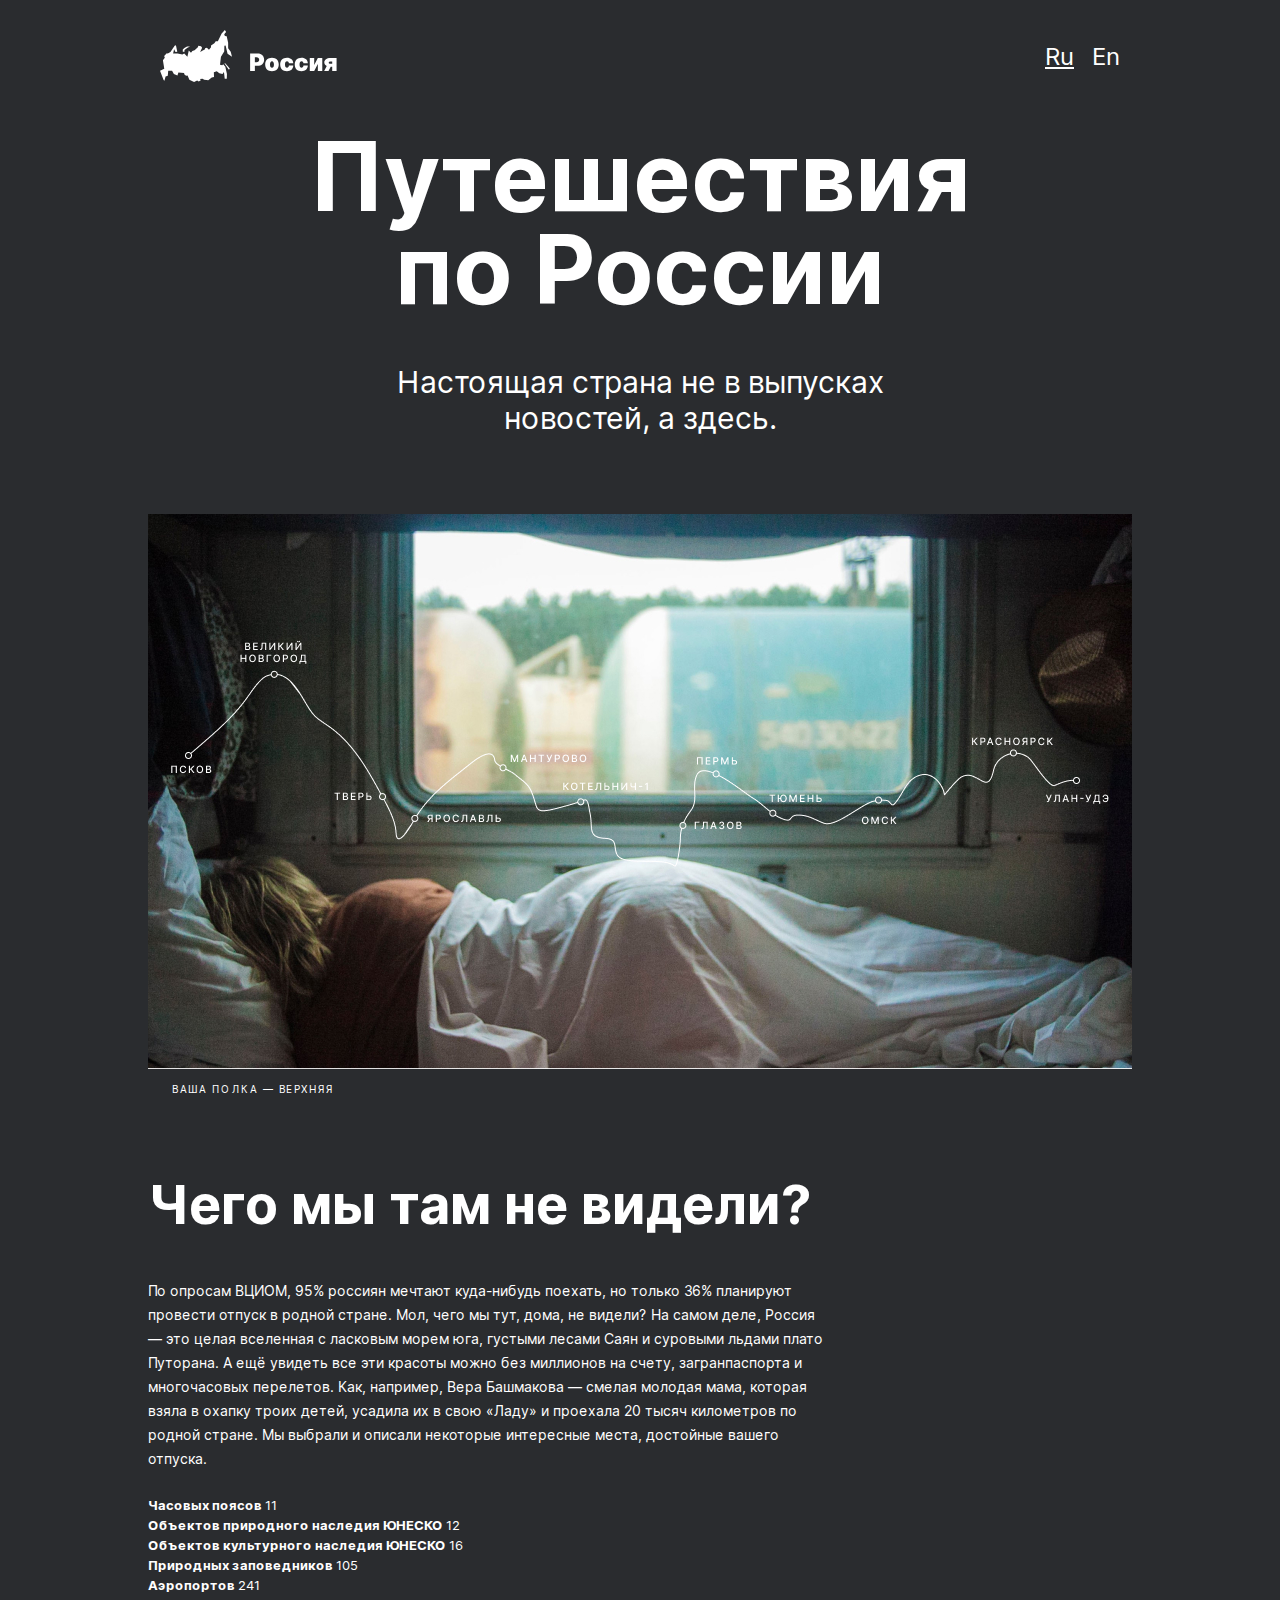
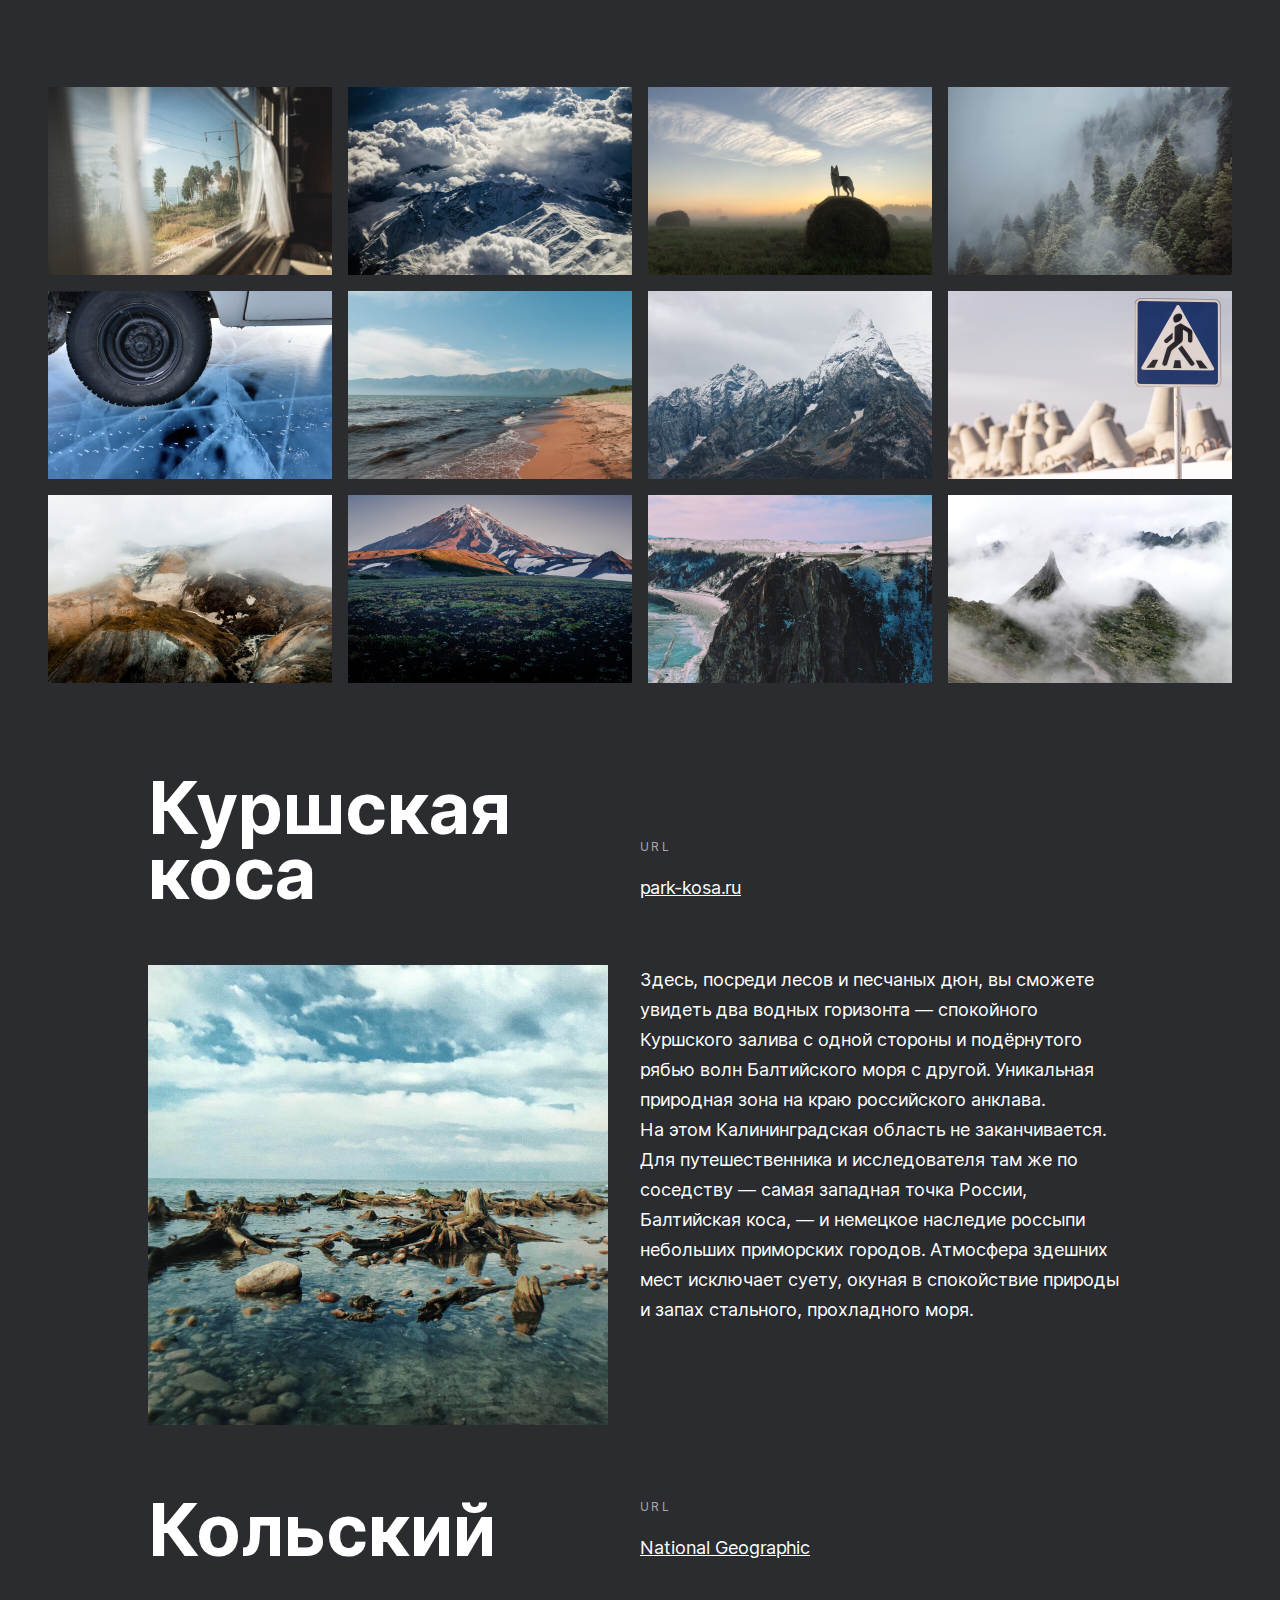
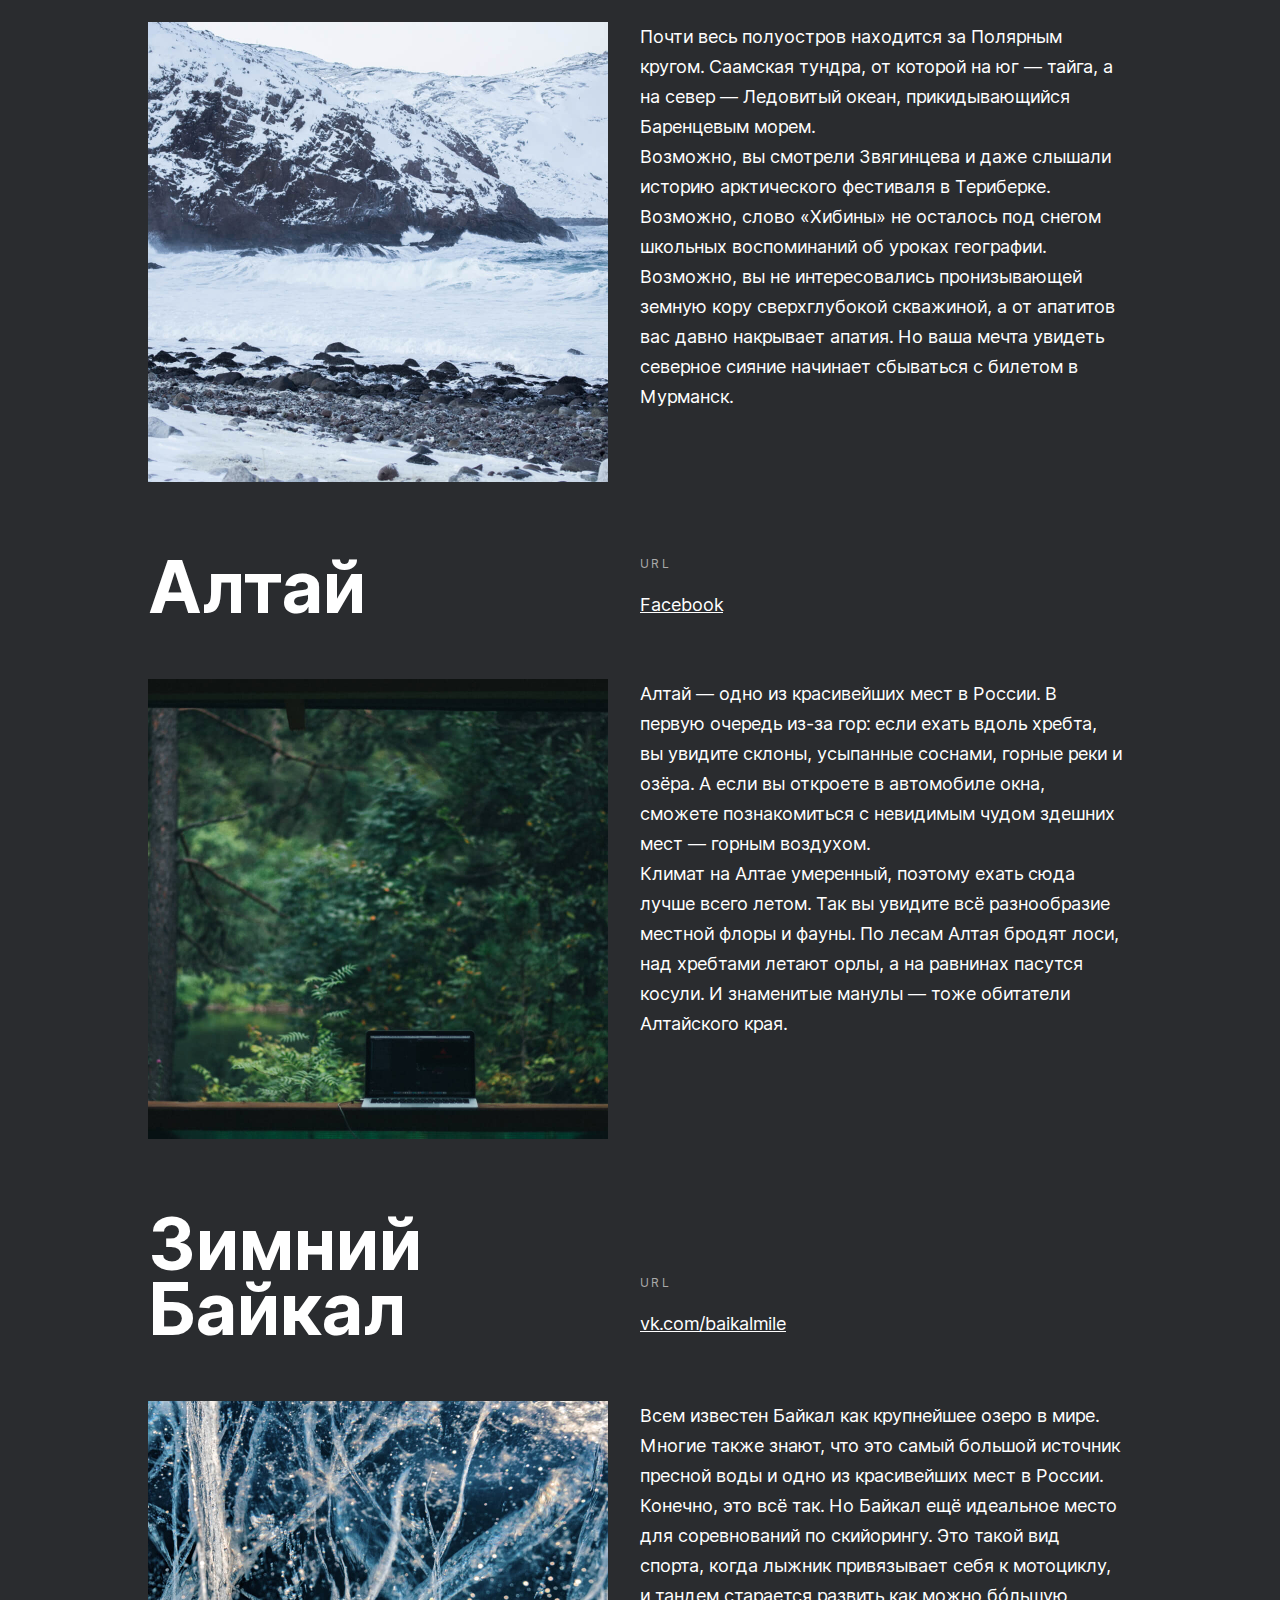
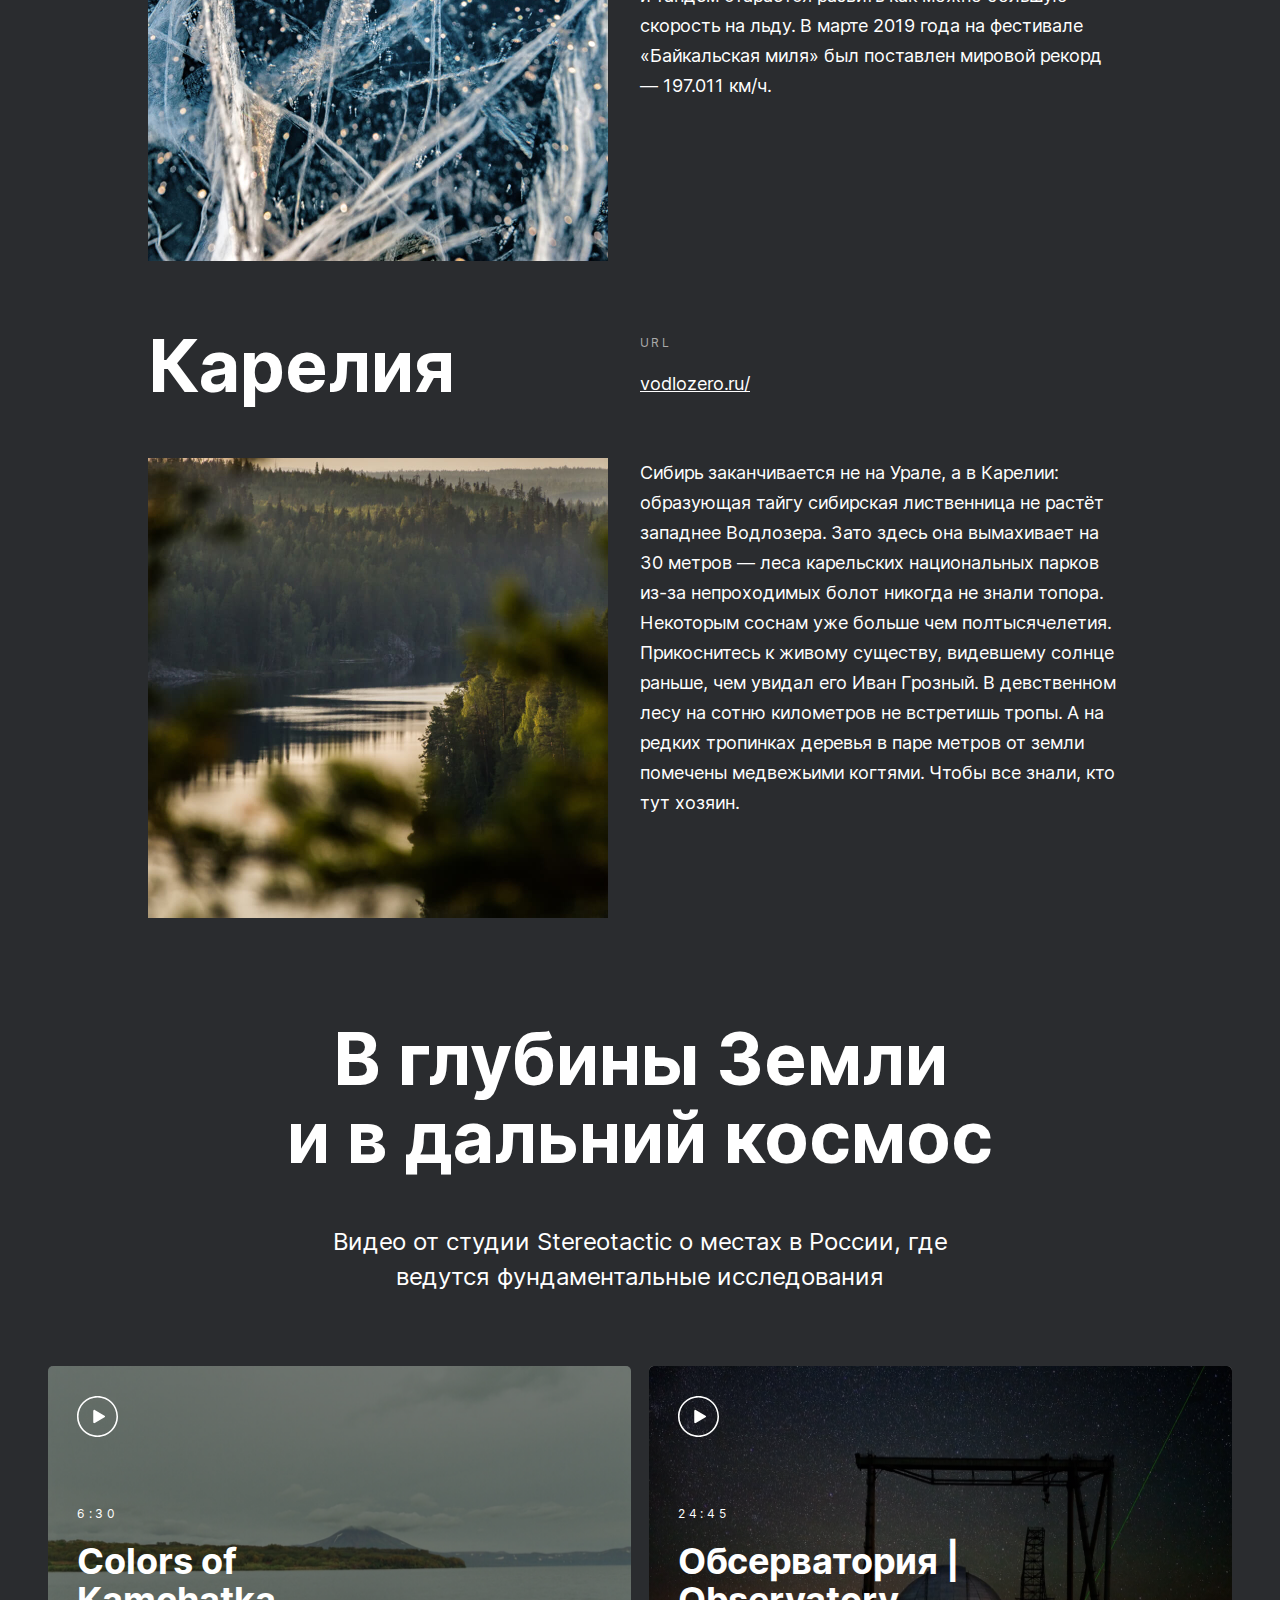
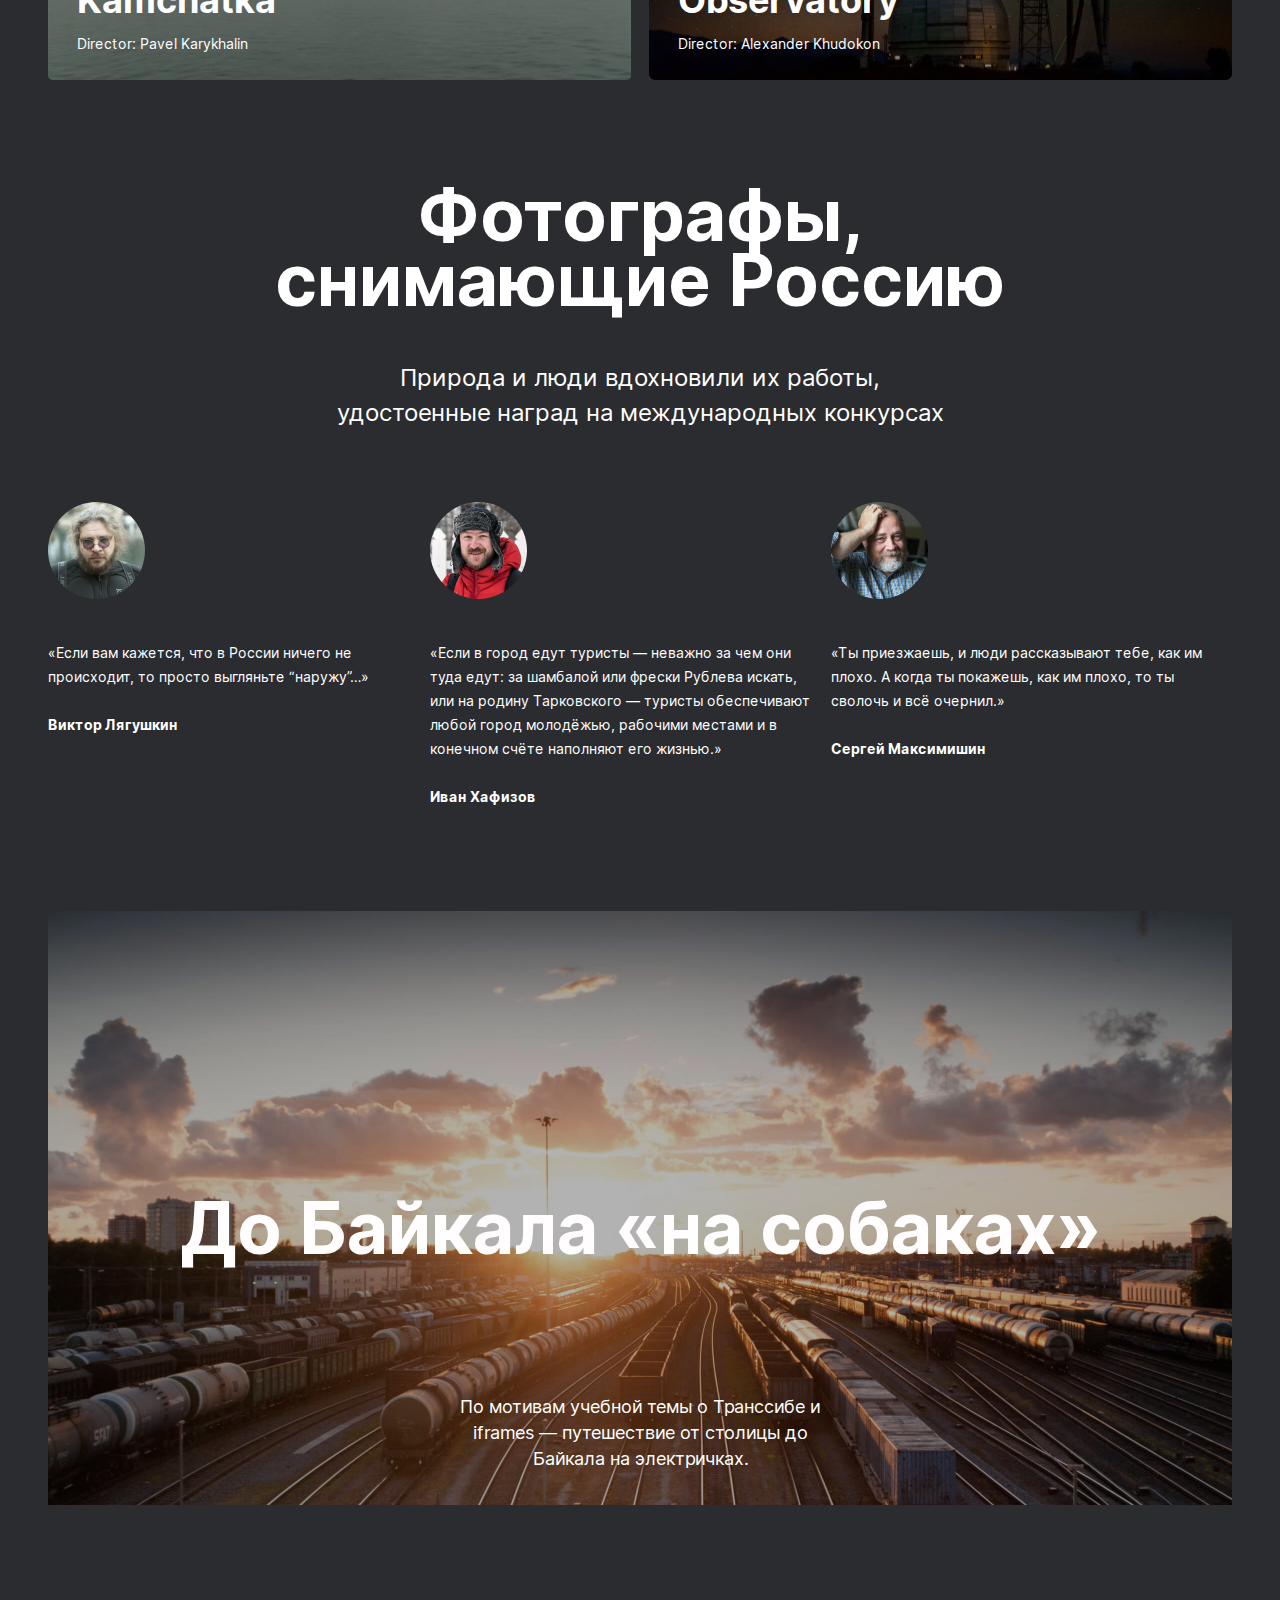
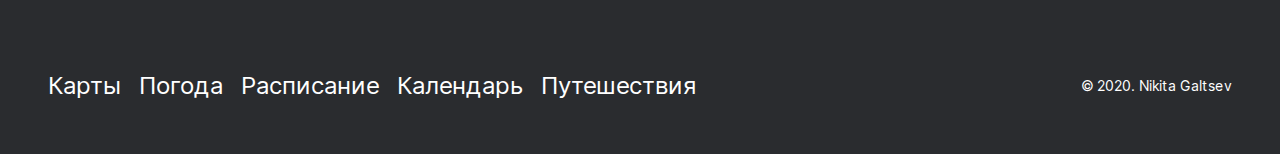
<file: russia-trip/index.html>
<!DOCTYPE html>
<html lang="ru">
<head>
  <meta charset="UTF-8">
  <meta name="viewport" content="width=device-width, initial-scale=1.0">
  <title>Путешествия по России</title>
  <link href="vendor/normalize.css" rel="stylesheet">
  <link href="pages/index.css" rel="stylesheet">
  <style></style>
</head>
<body>
<div class="page">
  <header class="header">
    <img class="header__logo" src="images/logo.svg" alt="Логотип-Россия">
    <div class="header__lang">
      <a class="header__link header__link_active" href="#">Ru</a>
      <a class="header__link" href="#">En</a>
    </div>
  </header>
  <main class="content">
    <section class="lead">
      <h1 class="lead__title">Путешествия по России</h1>
      <p class="lead__subtitle">Настоящая страна не в выпусках новостей, а здесь.</p>
      <figure class="lead__figure">
        <img class="lead__image" alt="Маршрут путешествия" src="images/trip.jpg">
        <figcaption class="lead__caption">ваша полка — верхняя</figcaption>
      </figure>
    </section>
    <section class="intro">
      <h2 class="intro__title">Чего мы там не видели?</h2>
        <blockquote class="intro__text">По опросам ВЦИОМ, 95% россиян мечтают куда-нибудь поехать, но только 36% планируют провести отпуск в родной стране. Мол, чего мы тут, дома, не видели? На самом деле, Россия — это целая вселенная с ласковым морем юга, густыми лесами Саян и суровыми льдами плато Путорана. А ещё увидеть все эти красоты можно без миллионов на счету, загранпаспорта и многочасовых перелетов. Как, например, Вера Башмакова — смелая молодая мама, которая взяла в охапку троих детей, усадила их в свою «Ладу» и проехала 20 тысяч километров по родной стране. Мы выбрали и описали некоторые интересные места, достойные вашего отпуска.</blockquote>
      <ul class="intro__list">
        <li class="intro__item">
          <p class="intro__info">Часовых поясов <span class="intro__span-accent">11</span></p>
        </li>
        <li class="intro__item">
          <p class="intro__info">Объектов природного наследия ЮНЕСКО <span class="intro__span-accent">12</span></p>
        </li>
        <li class="intro__item">
          <p class="intro__info">Объектов культурного наследия ЮНЕСКО <span class="intro__span-accent">16</span></p>
        </li>
        <li class="intro__item">
          <p class="intro__info">Природных заповедников <span class="intro__span-accent">105</span></p>
        </li>
        <li class="intro__item">
          <p class="intro__info">Аэропортов <span class="intro__span-accent">241</span></p>
        </li>
      </ul>
    </section>
    <section class="photo-grid">
      <img class="photo-grid__item" src="images/train.jpg" alt="Плацкарт круто">
      <img class="photo-grid__item" src="images/atharva-tulsi.jpg" alt="Снежные вершины гор">
      <img class="photo-grid__item" src="images/tuman.jpg" alt="Утренний туман">
      <img class="photo-grid__item" src="images/sochi.jpg" alt="Сочинский туман">
      <img class="photo-grid__item" src="images/arisa.jpg" alt="Ленд Ровер на льду">
      <img class="photo-grid__item" src="images/baikal.jpg" alt="Байкал">
      <img class="photo-grid__item" src="images/elbrus.jpg" alt="Зуб софруджу">
      <img class="photo-grid__item" src="images/kondratiev.jpg" alt="Снимок Кондраьева">
      <img class="photo-grid__item" src="images/kamchatka-1.jpg" alt="Камчатский туман">
      <img class="photo-grid__item" src="images/kamchatka-2.jpg" alt="Камчатский закат">
      <img class="photo-grid__item" src="images/baikal-2.jpg" alt="Байкал - вид сверху">
      <img class="photo-grid__item" src="images/ergaki.jpg" alt="Ергакский туман">
    </section>
    <section class="places">
        <article class="place">
          <h2 class="place__title">Куршская коса</h2>
          <div class="website-hub website-hub_align">
            <p class="website-hub__heading">URL</p>
            <a class="website-hub__url" href="http://park-kosa.ru/" target="_blank">park-kosa.ru</a>
          </div>
          <img class="place__image" src="images/kosa.jpg" alt="Куршская коса">
          <div class="place__text">
            <p class="place__paragraph">Здесь, посреди лесов и песчаных дюн, вы сможете увидеть два водных горизонта — спокойного Куршского залива с одной стороны и подёрнутого рябью волн Балтийского моря с другой. Уникальная природная зона на краю российского анклава.</p>
            <p class="place__paragraph">На этом Калининградская область не заканчивается. Для путешественника и исследователя там же по соседству — самая западная точка России, Балтийская коса, — и немецкое наследие россыпи небольших приморских городов. Атмосфера здешних мест исключает суету, окуная в спокойствие природы и запах стального, прохладного моря.</p>
          </div>
        </article>
        <article class="place">
          <h2 class="place__title place__title_media-padding">Кольский</h2>
          <div class="website-hub">
            <p class="website-hub__heading">URL</p>
            <a class="website-hub__url" href="https://yourshot.nationalgeographic.com/photos/?keywords=kolskiy" target="_blank">National Geographic</a>
          </div>
          <img class="place__image" src="images/kolsky.jpg" alt="Кольский">
          <div class="place__text">
            <p class="place__paragraph">Почти весь полуостров находится за Полярным кругом. Саамская тундра, от которой на юг — тайга, а на север — Ледовитый океан, прикидывающийся Баренцевым морем.</p>
            <p class="place__paragraph">Возможно, вы смотрели Звягинцева и даже слышали историю арктического фестиваля в Териберке. Возможно, слово «Хибины» не осталось под снегом школьных воспоминаний об уроках географии. Возможно, вы не интересовались пронизывающей земную кору сверхглубокой скважиной, а от апатитов вас давно накрывает апатия. Но ваша мечта увидеть северное сияние начинает сбываться с билетом в Мурманск.</p>
          </div>
        </article>
        <article class="place">
          <h2 class="place__title place__title_media-padding">Алтай</h2>
          <div class="website-hub">
            <p class="website-hub__heading">URL</p>
            <a class="website-hub__url" href="https://www.facebook.com/vera.bashmakova/posts/10156011613718822" target="_blank">Facebook</a>
          </div>
          <img class="place__image" src="images/altai.jpg" alt="Не совсем дикий Алтай">
          <div class="place__text">
            <p class="place__paragraph">Алтай — одно из красивейших мест в России. В первую очередь из-за гор: если ехать вдоль хребта, вы увидите склоны, усыпанные соснами, горные реки и озёра. А если вы откроете в автомобиле окна, сможете познакомиться с невидимым чудом здешних мест — горным воздухом.</p>
            <p class="place__paragraph">Климат на Алтае умеренный, поэтому ехать сюда лучше всего летом. Так вы увидите всё разнообразие местной флоры и фауны. По лесам Алтая бродят лоси, над хребтами летают орлы, а на равнинах пасутся косули. И знаменитые манулы — тоже обитатели Алтайского края.</p>
          </div>
        </article>
        <article class="place">
          <h2 class="place__title">Зимний Байкал</h2>
          <div class="website-hub website-hub_align">
            <p class="website-hub__heading">URL</p>
            <a class="website-hub__url" href="https://vk.com/baikalmile" target="_blank">vk.com/baikalmile</a>
          </div>
          <img class="place__image" src="images/winter-baikal.jpg" alt="Ледяной Байкал">
          <div class="place__text">
            <p class="place__paragraph">Всем известен Байкал как крупнейшее озеро в мире. Многие также знают, что это самый большой источник пресной воды и одно из красивейших мест в России.</p>
            <p class="place__paragraph">Конечно, это всё так. Но Байкал ещё идеальное место для соревнований по скийорингу. Это такой вид спорта, когда лыжник привязывает себя к мотоциклу, и тандем старается развить как можно бóльшую скорость на льду. В марте 2019 года на фестивале «Байкальская миля» был поставлен мировой рекорд — 197.011 км/ч.</p>
          </div>
        </article>
        <article class="place">
          <h2 class="place__title place__title_media-padding">Карелия</h2>
          <div class="website-hub">
            <p class="website-hub__heading">URL</p>
            <a class="website-hub__url" href="http://vodlozero.ru/" target="_blank">vodlozero.ru/</a>
          </div>
          <img class="place__image" src="images/karelia.jpg" alt="Карелия">
          <p class="place__paragraph">Сибирь заканчивается не на Урале, а в Карелии: образующая тайгу сибирская лиственница не растёт западнее Водлозера. Зато здесь она вымахивает на 30 метров — леса карельских национальных парков из-за непроходимых болот никогда не знали топора. Некоторым соснам уже больше чем полтысячелетия. Прикоснитесь к живому существу, видевшему солнце раньше, чем увидал его Иван Грозный. В девственном лесу на сотню километров не встретишь тропы. А на редких тропинках деревья в паре метров от земли помечены медвежьими когтями. Чтобы все знали, кто тут хозяин.</p>
        </article>
    </section>
    <section class="video">
      <h2 class="section-title">В глубины Земли и&nbsp;в&nbsp;дальний космос</h2>
      <p class="section-subtitle">Видео от студии Stereotactic о местах в России, где ведутся фундаментальные исследования</p>
      <div class="video__container">
        <a class="video-point video-point_kamchatka" href="https://vimeo.com/81106671" target="_blank">
          <div class="video-point__link video-point__link_media-margin"></div>
          <p class="video-point__duration">6:30</p>
          <h3 class="video-point__title">Colors of Kamchatka</h3>
          <p class="video-point__subtitle">Director: Pavel Karykhalin</p>
        </a>
        <a class="video-point video-point_observatory" href="https://vimeo.com/290675450" target="_blank">
          <div class="video-point__link" ></div>
          <p class="video-point__duration">24:45</p>
          <h3 class="video-point__title">Обсерватория | Observatory</h3>
          <p class="video-point__subtitle">Director: Alexander Khudokon</p>
        </a>
      </div>
    </section>
    <section class="comments">
      <h2 class="section-title section-title_line-height">Фотографы, снимающие Россию</h2>
      <p class="section-subtitle">Природа и люди вдохновили их работы, удостоенные наград на международных конкурсах</p>
      <div class="comments__container">
        <div class="comment">
          <img class="comment__image" alt="Виктор Лягушкин" src="images/lyagushkin.jpg">
          <blockquote class="comment__quote">«Если вам кажется, что в России ничего не происходит, то просто выгляньте “наружу”…»
          </blockquote>
          <p class="comment__author">Виктор Лягушкин</p>
        </div>
        <div class="comment">
          <img class="comment__image" alt="Иван Хафизов" src="images/hafizov.jpg">
          <blockquote class="comment__quote">«Если в город едут туристы — неважно за чем они туда едут: за шамбалой или фрески Рублева искать, или на родину Тарковского — туристы обеспечивают любой город молодёжью, рабочими местами и в конечном счёте наполняют его жизнью.»</blockquote>
          <p class="comment__author">Иван Хафизов</p>
        </div>
        <div class="comment">
          <img class="comment__image" alt="Сергей Максимишин" src="images/maksimshin.jpg">
          <blockquote class="comment__quote">«Ты приезжаешь, и люди рассказывают тебе, как им плохо. А когда ты покажешь, как им плохо, то ты сволочь и всё очернил.»</blockquote >
          <p class="comment__author">Сергей Максимишин</p>
        </div>
      </div>
    </section>
    <section class="cover">
      <a class="cover__link" href="https://stampsy.com/na-elektrichkakh-do-baikala" target="_blank">
        <h2 class="cover__title">До Байкала «на&nbsp;собаках»</h2>
        <p class="cover__subtitle">По мотивам учебной темы о Транссибе и iframes — путешествие от столицы до Байкала на электричках.</p>
      </a>
    </section>
  </main>
  <footer class="footer">
    <nav class="footer__column">
      <ul class="footer__column-links">
        <li class="footer__column-item">
          <a class="footer__column-link" href="https://yandex.ru/maps/">Карты</a>
        </li>
        <li class="footer__column-item">
          <a class="footer__column-link" href="https://yandex.ru/pogoda/">Погода</a>
        </li>
        <li class="footer__column-item">
          <a class="footer__column-link" href="https://rasp.yandex.ru/">Расписание</a>
        </li>
        <li class="footer__column-item">
          <a class="footer__column-link" href="https://calendar.yandex.ru/">Календарь</a>
        </li>
        <li class="footer__column-item">
          <a class="footer__column-link" href="https://travel.yandex.ru">Путешествия</a>
        </li>
      </ul>
      <p class="footer__copyright">© 2020. Nikita Galtsev</p>
    </nav>
  </footer>
</div>
</body>
</html>

<!-- В целом по работе:
    Отлично!

    Вы используете правильные БЭМ наименования
    Код легко читается
    Вы не используете лишних оберток
    Использованы семантичные теги
    Правильно составлены мета теги в head
    Правильная структура папок в проекте
    Верстка соответствует макету
    Вы прекрасно адаптировали сайт под все берейк поинты

    Что нужно исправить:

    Прекрасная работа, но присутствуют ошибки валидации, исправьте их. -- Исправлено!

-->
</file>
<file: styles/style.css>
@import url('https://fonts.googleapis.com/css?family=Roboto&display=swap');

.page {
  background-color: #1B2944;
  font-family: Roboto, Arial, sans-serif;
  max-width: 100%;
  padding-top: 37px;
  padding-bottom: 20px;
  overflow: hidden;
  /* -moz-osx-font-smoothing: grayscale;
  -webkit-font-smoothing: antialiased;
  -webkit-text-size-adjust: 100%;
  -ms-text-size-adjust: 100%;
  -moz-text-size-adjust: 100%; */
  text-rendering: optimizeLegibility;
}

/* Section: header */

.header {
  margin: 0 auto 7.3125rem;
  max-width: 936px;
  display: flex;
  justify-content: space-between;
}


.social-icons__list {
  margin: 0;
  padding: 0;
  list-style: none;
  display: flex;
  justify-content: flex-end;
}

.social-icons__item {
  box-sizing: content-box;
}

.social-icons__link {
  margin-left: 1.25rem;
}

.social-icons__link_place_footer {
  margin-left: 0;
  margin-right: 1.25rem;
}

.social-icons__icon {
  width: 20px;
  height: 20px;
}


.social-icons__link:hover {
  transition: ease 0.5s;
  opacity: 0.7;
}

/* Section: hero */

.hero {
  margin: 0 auto;
  max-width: 936px;
  display: flex;
  justify-content: space-between;
}

.hero__info {
  margin-bottom: 50px;
}

.hero__spec {
  margin: 0 auto 10px;
  font-size: 24px;
  line-height: 28px;
  color: #FFBB01;
}

.hero__person {
  margin: 0 auto 10px;
  font-weight: bold;
  font-size: 50px;
  line-height: 59px;
  color: #FFFFFF;
}

.hero__text {
  margin: 0 auto 38px;
  max-width: 420px;
  font-size: 16px;
  line-height: 28px;
  color: #FFFFFF;
}

.button {
  margin-bottom: 55px;
  cursor: pointer;
  width: 285px;
  height: 65.17px;
  font-style: normal;
  font-weight: bold;
  font-size: 12px;
  line-height: 14px;
  text-transform: uppercase;
  background-color: #FFBB01;
  box-shadow: 0px 4px 0px #B68500;
  border-color:  #FFBB01;
  border-radius: 5px 5px 10px 10px;
}

.button_place_footer {
  width: 340px;
  height: 68px;
}

.hero__image {
  width: 362px;
  height: 362px;
  border-radius: 50%;
  border-color:  #FFFFFF;
  border-style: solid;
  border-width: 10px;
  transform: translate(0, -35px);
}

/* Section: features */

.features {
  max-width: 100%;
  margin: 0;
  background-color: #141F35;
  background-size: 100vw;
  padding-top: 64px;
}

.section__title {
  max-width: 936px;
  margin: 0 auto 84px;
  font-weight: bold;
  font-size: 36px;
  line-height: 42px;
  color: #FFFFFF;
}


.features__container {
  margin: 0 auto 30px;
  max-width: 936px;
  display: flex;
  flex-wrap: wrap;
  justify-content: space-between;
}

.features__item {
  max-width: 297px;
  margin-bottom: 62px;
  flex-shrink: 1;
}

.features__image {
  margin-bottom: 20px;
}

.features__title {
  margin: 0 auto 10px;
  font-weight: bold;
  font-size: 24px;
  line-height: 28px;
  color: #FFFFFF;
}

.features__text {
  margin: 0;
  font-size: 16px;
  line-height: 28px;
  color: #FFFFFF;
}

/* Section: contacts */

.contacts {
  margin: 0 auto;
  max-width: 936px;
}

.contacts__container {
  display: flex;
  justify-content: space-between;
  max-width: 936px;
}

.contacts__form {
  display: flex;
  flex-direction: column;
  max-width: 423.3px;
  background-color: #FFFFFF;
  box-shadow: -5px 5px 0px #FFC41D;
  border-radius: 5px;
  align-items: center;
  margin-bottom: 60px;
  margin-right: 30px;
}

.contacts__text {
  margin-top: 9.67%;
  margin-bottom: 9%;
  align-self: center;
  max-width: 74.94%;
  font-weight: bold;
  font-size: 18px;
  line-height: 28px;
  text-align: center;
  color: #000000;
}

.contacts__input {
  width: 298.21px;
  height: 65.18px;
  background-color: #F8F8F8;
  box-shadow: inset 0px 3px 10px rgba(199, 199, 199, 0.25);
  border-radius: 5px;
  padding-left: 50px;
}

.contacts__input_user {
  background-image: url(../images/user-icon.png);
  background-repeat: no-repeat;
  background-position: 5% 50%;
  margin-bottom: 19px;
}

.contacts__input_phone {
  background-image: url(../images/phone-icon.png);
  background-repeat: no-repeat;
  background-position: 5% 50%;
  margin-bottom: 28px;
}

.contacts__input:focus::-webkit-input-placeholder { color: transparent; }
.contacts__input:focus::-moz-placeholder          { color: transparent; }
.contacts__input:focus:-moz-placeholder           { color: transparent; }
.contacts__input:focus:-ms-input-placeholder      { color: transparent; }


.contacts__hub {
  max-width: 387px;
  display: grid;
  grid-template-columns: repeat(3, 1fr);
  grid-template-rows: repeat(4, 1fr);
}

.contacts__group {
  max-width: 100%;
  max-height: 92px;
}

.contacts__group:nth-of-type(1) {
  grid-column-start: 1;
}

.contacts__group:nth-of-type(2) {
  grid-column-start: 3;
}

.contacts__group:nth-of-type(3) {
  grid-column-start: 1;
  grid-column-end: 4;
  grid-row-start: 2;
}
/*     *********************************       */
.social-icons_place_footer {
  grid-column-start: 1;
  grid-row-start: 3;
}

.contacts__title {
  font-weight: bold;
  font-size: 24px;
  line-height: 28px;
  color: #FFFFFF;
  margin-bottom: 13px;
}

.contacts__info {
  font-size: 16px;
  line-height: 19px;
  color: #FFFFFF;
}

.contacts__link {
  font-size: 16px;
  line-height: 19px;
  color: #FFFFFF;
  text-decoration: none;
  margin-right: 12.79%;
}

.contacts__link:last-of-type {
  margin: 0;
}

.contacts__link:hover {
  transition: ease 0.5s;
  opacity: 0.7;
}

.contracts__confidential-container {
  grid-column-start: 1;
  grid-column-end: 4;
  grid-row-start: 4;
}

.contacts__confidential {
  font-size: 15px;
  line-height: 18px;
  text-decoration-line: underline;
  color: #949494;
}

.contacts__confidential:hover {
  transition: ease 0.5s;
  opacity: 0.7;
}

/* ************************** Media ********************************* */

@media (max-width: 1281px) {
  .header {
    max-width: 85.13%;
    margin-bottom: 9rem;
  }
}


@media (max-width: 500px) {
  .header {
    max-width: 85.13%;
    margin-bottom: 3rem;
  }
}

@media (max-width: 376px) {
  .social-icons__link {
    margin-left: 0.8125rem;
  }
}

@media (max-width: 376px) {
  .social-icons__link_place_footer {
    margin-left: 0;
  }
}

@media (max-width: 425px) {
  .social-icons__icon {
    width: 16px;
    height: 16px;
  }
}

@media (max-width: 1281px) {
  .hero__person {
    margin-bottom: 7px;
  }
}

@media (max-width: 1280px) {
  .hero {
    max-width: 85.13%;
  }
}

@media (max-width: 500px) {
  .hero {
    flex-direction: column-reverse;
    align-items: center;
  }
}

@media (max-width: 500px) {
  .hero__info {
    text-align: center;
  }
}

@media (max-width: 550px) {
  .hero__spec {
    font-size: 16px;
    line-height: 27px;
  }
}

@media (max-width: 550px) {
  .hero__text {
    font-size: 14px;
    line-height: 20px;
    margin-bottom: 58px;
  }
}

@media (max-width: 550px) {
  .hero__person {
    font-size: 24px;
    line-height: 28px;
  }
}

@media (max-width: 500px) {
  .button {
    width: 265.85px;
    height: 44px;
    font-size: 10px;
    line-height: 12px;
  }
}

@media (max-width: 860px) {
  .hero__image {
    width: 32.51%;
    height: 10%;
    border-width: 5px;
    transform: translate(0, -5px);
  }
}

@media (max-width: 500px) {
  .hero__image {
    width: 107px;
    height: 107px;
    border-width: 5px;
    transform: translate(0, 0);
  }
}

@media (max-width: 1280px) {
  .section__title {
    max-width: 85.13%;
  }
}

@media (max-width: 550px) {
  .section__title {
    font-size: 19px;
    line-height: 22px;
    margin-bottom: 55px;
  }
}

@media (max-width: 1280px) {
  .features__container {
    max-width: 85.13%;
  }
}

@media (max-width: 706px) {
  .features__container {
    flex-direction: column;
    align-items: center;
  }
}

@media (max-width: 706px) {
  .features__item {
    margin-bottom: 28px;
  }
}

@media (max-width: 708px) {
  .features__title {
    font-size: 18px;
    line-height: 28px;
  }
}

@media (max-width: 708px) {
  .features__text {
    font-size: 14px;
    line-height: 28px;
  }
}

@media(max-width: 700px) {
  .social-icons__list_place_footer{
    justify-content: flex-start;
    margin-top: 45px;
    margin-bottom: 15px;
  }
}


@media (max-width: 820px) {
  .button_place_footer {
     width: 235px;
     height: 53px;

  }
}

@media (max-width: 680px) {
  .button.button_place_footer {
    margin-bottom: 27px;
    width: 220.85px;
    height: 50px;
  }
}

@media (max-width: 700px) {
  .contacts__container {
    display: flex;
    flex-direction: column;
    justify-content: space-between;
    align-items: center;
  }
}

@media (max-width: 1280px) {
  .section__title.section__title_place_footer {
    max-width: 936px;
  }
}

@media (max-width: 1000px) {
  .section__title.section__title_place_footer {
    max-width: 85.13%;
  }
}

@media (max-width: 550px) {
  .section__title.section__title_place_footer {
    max-width: 185px;
  }
}

@media (max-width: 1000px) {
  .contacts__container {
    max-width: 85%;
    margin: 0 auto;
  }
}

@media (max-width: 600px) {
  .contacts__text {
    font-size: 15px;
    line-height: 21px;
    max-width: 87.94%;
    margin-top: 16.67%;
  }
}

@media (max-width: 820px) {
  .contacts__form {
    max-width: 259.3px;
    height: 394px;
    margin-right: 0;
  }
}

@media (max-width: 820px) {
  .contacts__input {
    width: 72.13%;
  }
}

@media (max-width: 1000px) {
  .contacts__hub {
    max-width: 300px;
    grid-template-columns: 135px 40px 125px;
  }
}

@media (max-width: 700px) {
  .contacts__hub {
    display: flex;
    flex-direction: column;
    justify-content: space-between;
    margin: 0 auto 0 0;
  }
}

@media (max-width: 700px) {
  .contacts__group:nth-of-type(3) {
    display: flex;
    flex-direction: column;
  }
}

@media (max-width:700px) {
  .contacts__title {
    margin-top: 0;
    font-size: 18px;
    line-height: 21px;
  }
}

@media (max-width: 700px) {
  .contacts__info {
    font-size: 14px;
    line-height: 16px;
    margin-bottom: 25px;
  }
}

@media (max-width: 700px) {
  .contacts__link {
    margin-bottom: 7px;
  }
}

@media (max-width: 1000px) {
  .contacts__link {
    margin-right: 2%
  }
}
</file>
<file: learning-techniques/styles/style.css>
@keyframes rotation {
  from {
    transform: rotate(0deg);
  }
  to {
    transform: rotate(360deg);
  }
}

ul {
  list-style-type: none;
  padding: 0;
}

.page {
  min-width: 1100px;
  /* мы ещё не умеем делать мобильную версию сайта, */
  /* поэтому выше установлена минимальная ширина страницы */
  max-width: 1600px;
  /* выше установили ограничение по максимальной ширине */
  margin: 0 auto;
  /* выше для экранов больше 1600px отцентрировали весь контент */
  font-family: 'Helvetica Neue', Arial, sans-serif;
}

.logo {
  position: absolute;
  top: 30px;
  left: 64px;
  width: 183px;
}

.logo_place_header {
  background-image: url('../images/logo.svg');
  height: 32px;
}

.header {
  height: 100vh;
  min-height: 600px;
  max-height: 756px;
/* выше установили ограничения для секции */
  display: flex;
  flex-wrap: wrap;
  background-color: #F2F2F2;
  position: relative;
  margin-bottom: 100px;
  overflow: hidden;
}

.header__title {
  width: 730px;
  align-self: center;
  margin-left: 64px;
  z-index: 2;
  line-height: 96px;
  font-size: 102px;
  font-weight: bold;
}

.header__link {
  text-decoration: none;
  color: #2F80ED;
  line-height: 25px;
  font-size: 18px;
  font-weight: normal;
}

.header__link:hover {
  opacity: 0.6;
  transition: .5s ease;
}

.header__subtitle {
  width: 388px;
  position: absolute;
  left: 64px;
  bottom: 30px;
  z-index: 2;
  line-height: 25px;
  font-size: 18px;
  font-weight: normal;
}

.header__main-illustration {
  height: 608px;
  width: 765px;
  position: absolute;
  z-index: 1;
  bottom: 0;
  right: 0;
}

.header__square-pic {
  height: 568px;
  width: 568px;
  background-color:#2F80ED;
  position: absolute;
  top: 64px;
  right: 0;
  transform: rotate(-15deg);
  animation: rotation 20s linear infinite normal forwards;
}

.description {
  display: flex;
  justify-content: center;
  margin-bottom: 100px;
}

.two-columns {
  display: flex;
  justify-content: space-between;
  flex-wrap: wrap-reverse;
  width: 80%;
}

.two-columns__paragraph {
  margin-bottom: 30px;
  margin-top: 0;
}

.two-columns__paragraph:last-of-type {
  margin-bottom: 0;
}

.two-columns__brief {
  width: 175px;
  line-height: 1.2;
  font-size: 18px;
  font-weight: normal;
  color: #2F80ED;
  align-self: flex-end;
  margin-top: 0;
}

.two-columns__main-text {
  width: 80%;
  min-width: 784px;
  line-height: 34px;
  font-size: 24px;
  font-weight: normal;
  margin: 0;
}

.two-columns__span-accent {
  line-height: 34px;
  font-size: 24px;
  font-weight: bold;
}

.technics {
  width: 80%;
  margin-left: auto;
  margin-right: auto;
  display: flex;
  justify-content: center;
  text-align: center;
  margin-bottom: 100px;
  flex-wrap: wrap;
}

.cards {
  width: 920px;
  display: flex;
  flex-wrap: wrap;
}

.cards__item {
  width: 240px;
  margin-right: 100px;
  box-sizing: border-box;
  display: flex;
  flex-direction: column;
}

.cards__item:nth-of-type(3) {
  margin-right: 0;
}

.cards__image {
  width: 160px;
  height: 160px;
  margin: 60px 40px 43px;
  border-radius: 50%;
}

.cards__title {
  line-height: 1.15em;
  font-size: 24px;
  font-weight: bold;
  margin-top: 0;
  margin-bottom: 16px;
}

.cards__description {
  line-height: 23px;
  font-size: 18px;
  font-weight: normal;
  margin: 0;
}

.video {
  display: flex;
  flex-wrap: wrap;
  justify-content: center;
  text-align: center;
  align-content: flex-end;
}

.video__iframes {
  margin-left: auto;
  margin-right: auto;
  display: flex;
  justify-content: space-between;
  transform: translate(0, 50px);
}

.video__iframe {
  margin-right: 20px;
  width: 515px;
  height: 316px;
  border: none;
}

.video__iframe:nth-of-type(2) {
  margin-right: 0;
}

.oakley {
  display: flex;
  justify-content: center;
  background-color: #F2F2F2;
  padding-top: 160px;
}

.digits {
  display: flex;
  flex-wrap: wrap;
  justify-content: center;
  text-align: center;
  margin-bottom: 40px;
}

.section-title {
  width: 60%;
  margin-top: 0;
  margin-bottom: 20px;
  line-height:  69px;
  font-size: 60px;
  font-weight: bold;
}

.section-subtitle {
  width: 60%;
  margin-top: 0;
  margin-bottom: 0;
  line-height: 34px;
  font-size: 24px;
  font-weight: normal;
}

.table {
  width: 1100px;
  padding-top: 60px;
  display: flex;
  flex-wrap: wrap;
  text-align: left;
  justify-content: space-between;
}

.table__cell {
  width: 250px;
  margin-bottom: 60px;
}

.table__heading {
  margin-top: 0;
  margin-bottom: 20px;
  line-height: 1.15em;
  font-size: 24px;
  font-weight: bold;
}

.table__text {
  margin-top: 0;
  margin-bottom: 20px;
  line-height: 1.2em;
  font-size: 18px;
  font-weight: normal;
}

.feinman {
  display: flex;
  position: relative;
  height: 790px;
  background-color: #F2F2F2;
  flex-wrap: wrap;
  text-align: center;
  flex-direction: column;
  align-items: center;
  padding-top: 80px;
  overflow: auto;
  margin-bottom: 100px;
  background-image: url('../images/feinman.png');
  background-repeat: no-repeat;
  background-position: left 0 bottom 0;
}

.feinman__title {
  width: 648px;
  line-height: 1.15em;
  font-size: 120px;
  font-weight: bold;
  margin-top: 0;
  margin-bottom: 70px;
  z-index: 1;
}

.feinman__subtitle {
  line-height: 51px;
  font-size: 36px;
  font-weight: normal;
  margin-top: 0;
  z-index: 1;
}

.feinman__link {
  position: absolute;
  line-height: 51px;
  font-size: 36px;
  font-weight: normal;
  top: 50%;
  right: 48px;
  text-decoration: none;
  color: inherit;
}

.feinman__link:hover {
  opacity: 0.6;
  transition: .5s ease;
}

.khan {
  background-color: #F2F2F2;
  padding-top: 105px;
}

.khan__container {
  width: 80%;
  display: flex;
  flex-direction: column;
  overflow: hidden;
  margin-left: auto;
  margin-right: auto;
  overflow: hidden;
}

.khan__author {
  line-height: 42px;
  font-size: 30px;
  font-weight: normal;
  margin: 0;
}

.khan__title {
  line-height: 1.15em;
  font-size: 60px;
  font-weight: bold;
  margin: 0 0 50px 0;
}

.khan__quote {
  line-height: 34px;
  font-size: 24px;
  font-weight: normal;
  width: 790px;
  margin: 0 0 36px 0;
}

.khan__quote-author {
  line-height: 1.15em;
  font-size: 24px;
  font-weight: bold;
  margin: 0 0 10px 0;
}

.khan__quote-author-subline {
  line-height: 1.15em;
  font-size: 24px;
  font-weight: normal;
  margin: 0 0 68px 0;
}

.khan__book-container {
  overflow: hidden;
  display: flex;
  align-items: flex-start;
}

.khan__book-pic {
  width: 620px;
  height: 608px;
  margin-right: 20px;
  object-position: top;
  object-fit: cover;
}

.khan__buy-link {
  line-height: 42px;
  font-size: 30px;
  font-weight: normal;
  text-decoration: none;
  color: #2F80ED;
}

.khan__buy-link:hover {
  opacity: 0.6;
  transition: .5s ease;
}

.kaufman {
  display: flex;
  flex-wrap: wrap;
  justify-content: center;
  text-align: center;
  background-color: #1F1F1F;
  position: relative;
  z-index: 1;
  overflow: hidden;
}

.kaufman__triangle {
  position: absolute;
  z-index: 2;
  height: 877px;
  width: 877px;
  top: 0px;
  right: -210px;
  background-size: cover;
  background-image: url(../images/triangle.svg);
  animation: rotation 20s linear 0s infinite normal forwards; ;
}

.table_theme_dark {
  padding-top: 80px;
  z-index: 3;
  margin-bottom: 10px;
}

.table__cell_theme_dark {
  width: 200px;
  margin-bottom: 80px;
}

.section-title_theme_dark {
  margin-top: 90px;
  line-height: 69px;
  font-size: 60px;
  font-weight: bold;
  color: #FFFFFF;
  z-index: 3;
}

.section-subtitle_theme_dark {
  line-height: 34px;
  font-size: 24px;
  font-weight: normal;
  color:#FFFFFF;
  z-index: 3;
}

.table__heading_theme_dark {
  line-height: 1.15em;
  font-size: 24px;
  font-weight: bold;
  color: #FFFFFF;
}

.table__text_theme_dark {
  line-height: 1.2;
  font-size: 18px;
  font-weight: normal;
  color: #FFFFFF;
}

.resources {
  display: flex;
  flex-wrap: wrap;
  text-align: center;
  justify-content: center;
  padding-top: 100px;
}

.resources__logo-zone {
  width: 1100px;
  display: flex;
  justify-content: space-between;
  margin: 80px auto 217px auto;
}

.resources__logo {
  width: 270px;
  height: 38px;
}

.resources__logo:hover {
  opacity: 0.6;
  transition: .5s ease;
}

.footer {
  display: flex;
  padding-top: 60px;
  padding-bottom: 40px;
  min-height: 350px;
  justify-content: center;
  background-color: #1F1F1F;
}

.footer__columns {
  display: flex;
  width: 90%;
  justify-content: space-between;
}

.footer__column {
  line-height: 30px;
  font-size: 18px;
  font-weight: normal;
  color: inherit;
  text-decoration: none;
  display: inline-block;
}

.footer__column_content_copyright {
  display: flex;
  flex-direction: column;
  justify-content: space-between;
  flex-basis: 711px;
}

.logo_place_footer {
  background-image: url('../images/logo_white.svg');
  height: 35px;
  position: static;
}

.footer__author{
  line-height: 25px;
  font-size: 18px;
  font-weight: normal;
  margin-top: 18px;
  margin-bottom: 18px;
  color: #FFFFFF;
}

.footer__column-heading {
  line-height: 30px;
  font-size: 18px;
  font-weight: normal;
  color: #FFFFFF;
  margin-top: 0;
  margin-bottom: 20px;
}

.footer__column-item {
  margin-bottom: 16px;
}

.footer__column-item:hover {
  opacity: 0.6;
  transition: .5s ease;
}

.footer__column-link {
  text-decoration: none;
  color: #FFFFFF;
  margin-top: 0;
  margin-bottom: 16px;
}

.footer__column_social-icon_fb::before {
  content: url('../images/facebook_white.svg');
  height: 16px;
  width: 16px;
}

.footer__column_social-icon_fb:hover {
  opacity: 0.6;
  transition: .5s ease;
}

.footer__column_social-icon_vk::before {
  content: url('../images/vk_white.svg');
  height: 16px;
  width: 16px;
}

.footer__column_social-icon_vk:hover {
  opacity: 0.6;
  transition: .5s ease;
}

.footer__column_social-icon_inst::before {
  content: url('../images/instagram_white.svg');
  height: 16px;
  width: 16px;
}

.footer__column_social-icon_inst:hover {
  opacity: 0.6;
  transition: .5s ease;
}
</file>
<file: russia-trip/pages/index.css>
@import url('../fonts/fonts.css');
@import url('../blocks/website-hub/website-hub.css');
@import url('../blocks/page/page.css');
@import url('../blocks/header/header.css');
@import url('../blocks/lead/lead.css');
@import url('../blocks/intro/intro.css');
@import url('../blocks/photo-grid/photo-grid.css');
@import url('../blocks/places/places.css');
@import url('../blocks/video/video.css');
@import url('../blocks/comments/comments.css');
@import url('../blocks/cover/cover.css');
@import url('../blocks/footer/footer.css');
</file>
<file: mesto/pages/index.css>
@import url(../vendor/normalize.css);
@import url(../vendor/fonts.css);
@import url(../blocks/root/root.css);
@import url(../blocks/header/header.css);
@import url(../blocks/logo/logo.css);
@import url(../blocks/profile/profile.css);
@import url(../blocks/user-info/user-info.css);
@import url(../blocks/button/button.css);
@import url(../blocks/places-list/places-list.css);
@import url(../blocks/place-card/place-card.css);
@import url(../blocks/popup/popup.css);

body {
  background-color: #000;
}
</file>
